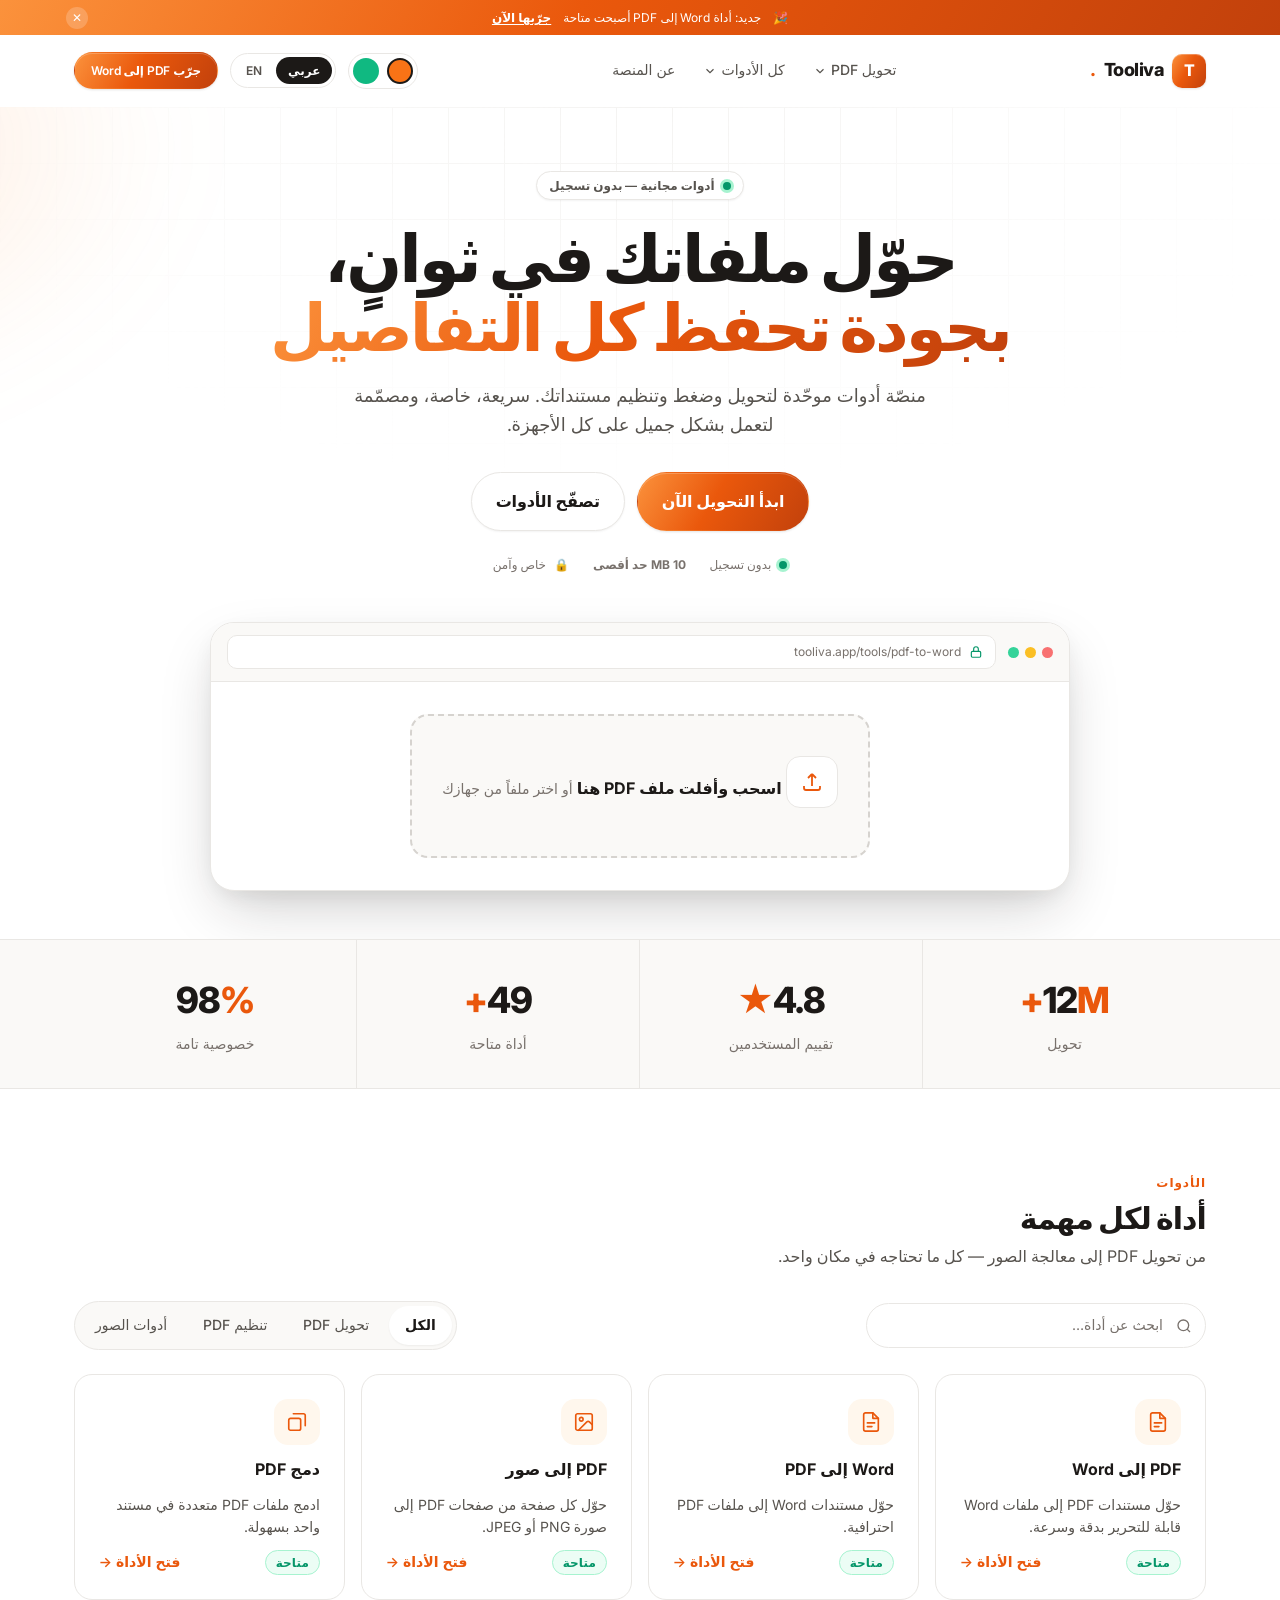
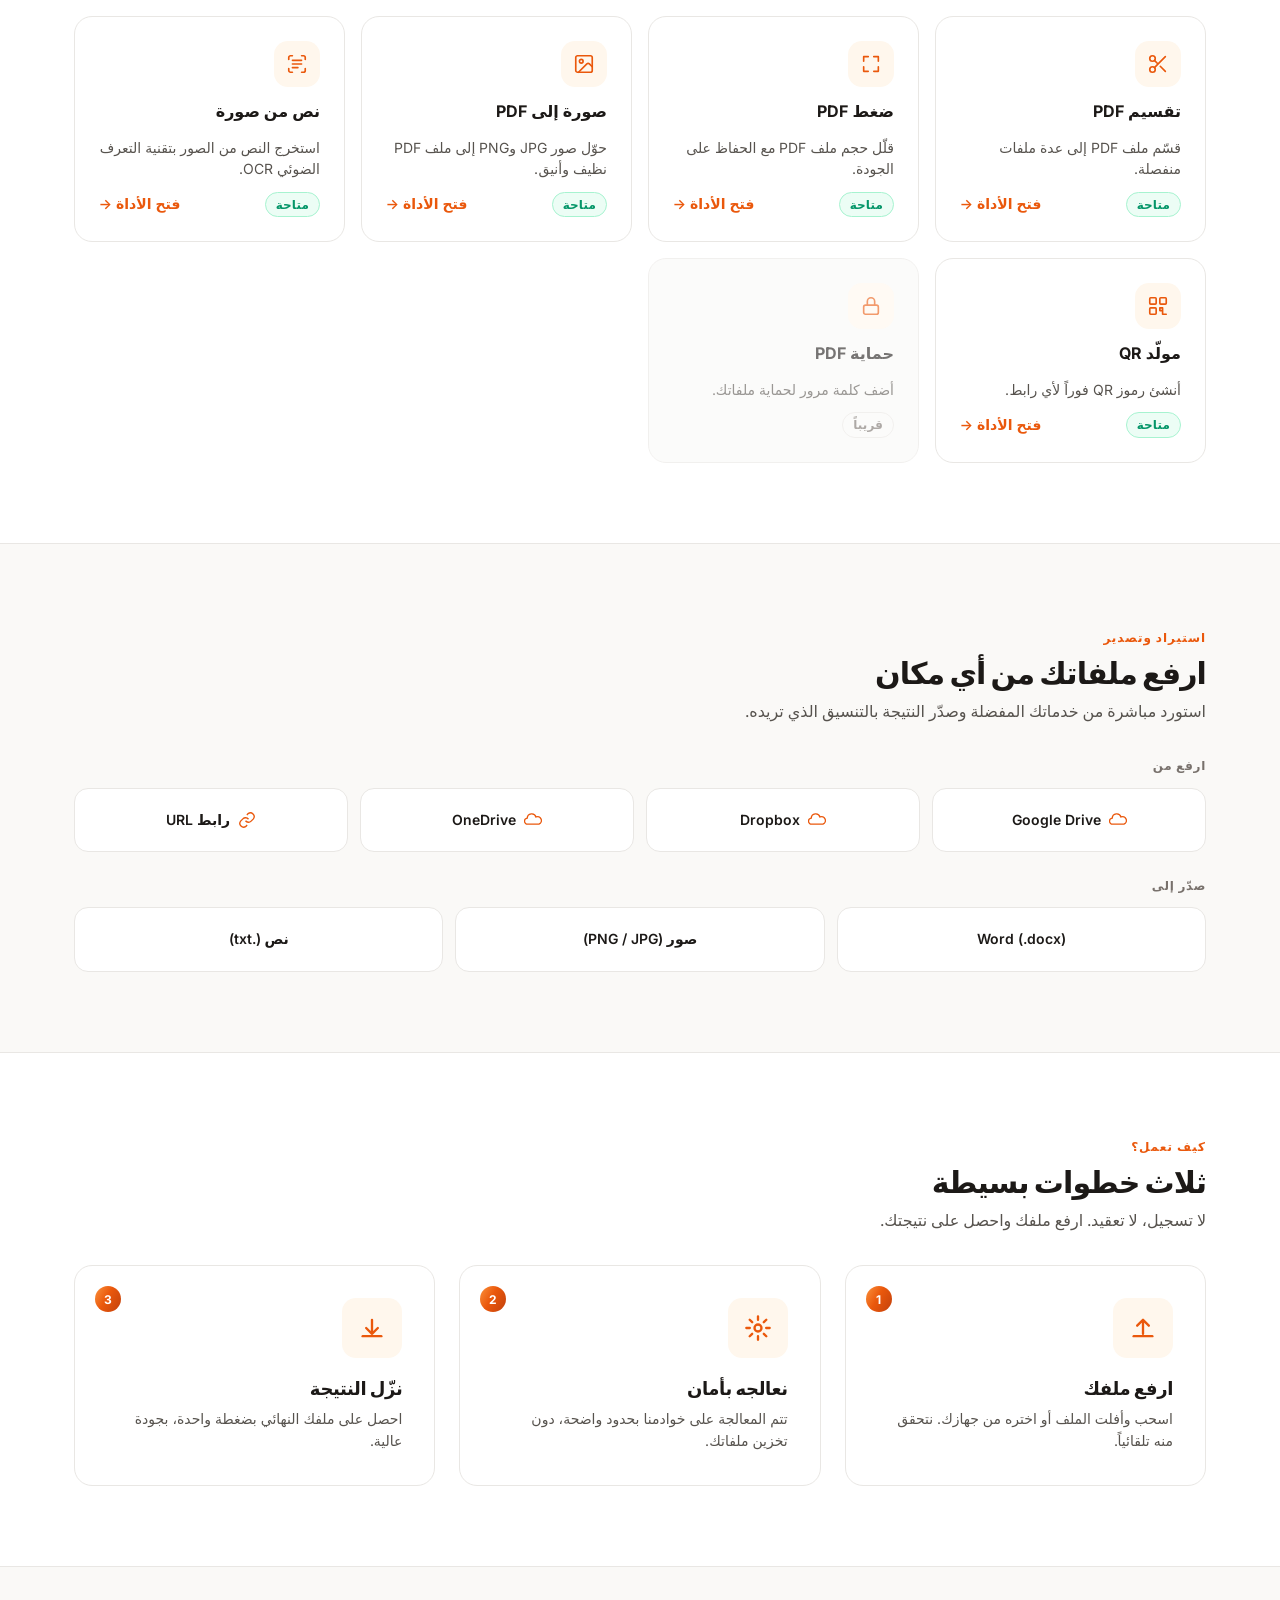
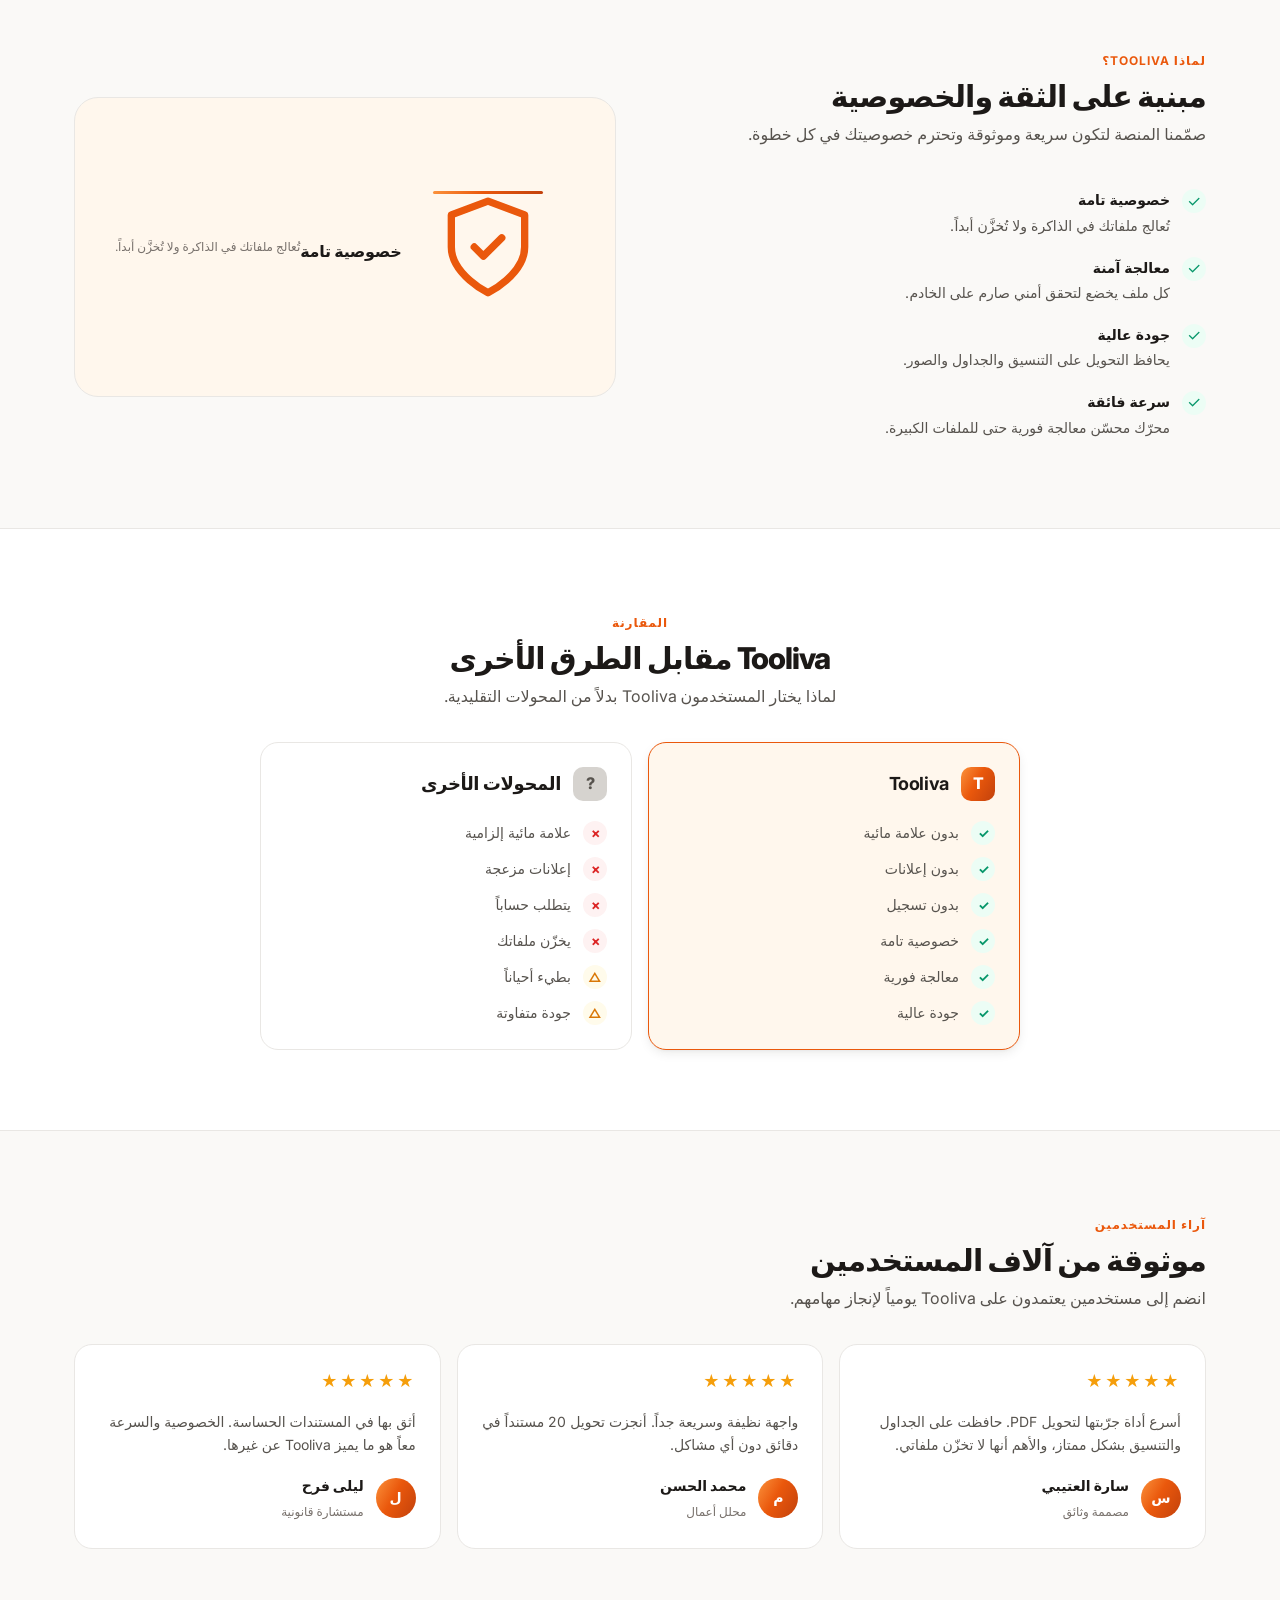
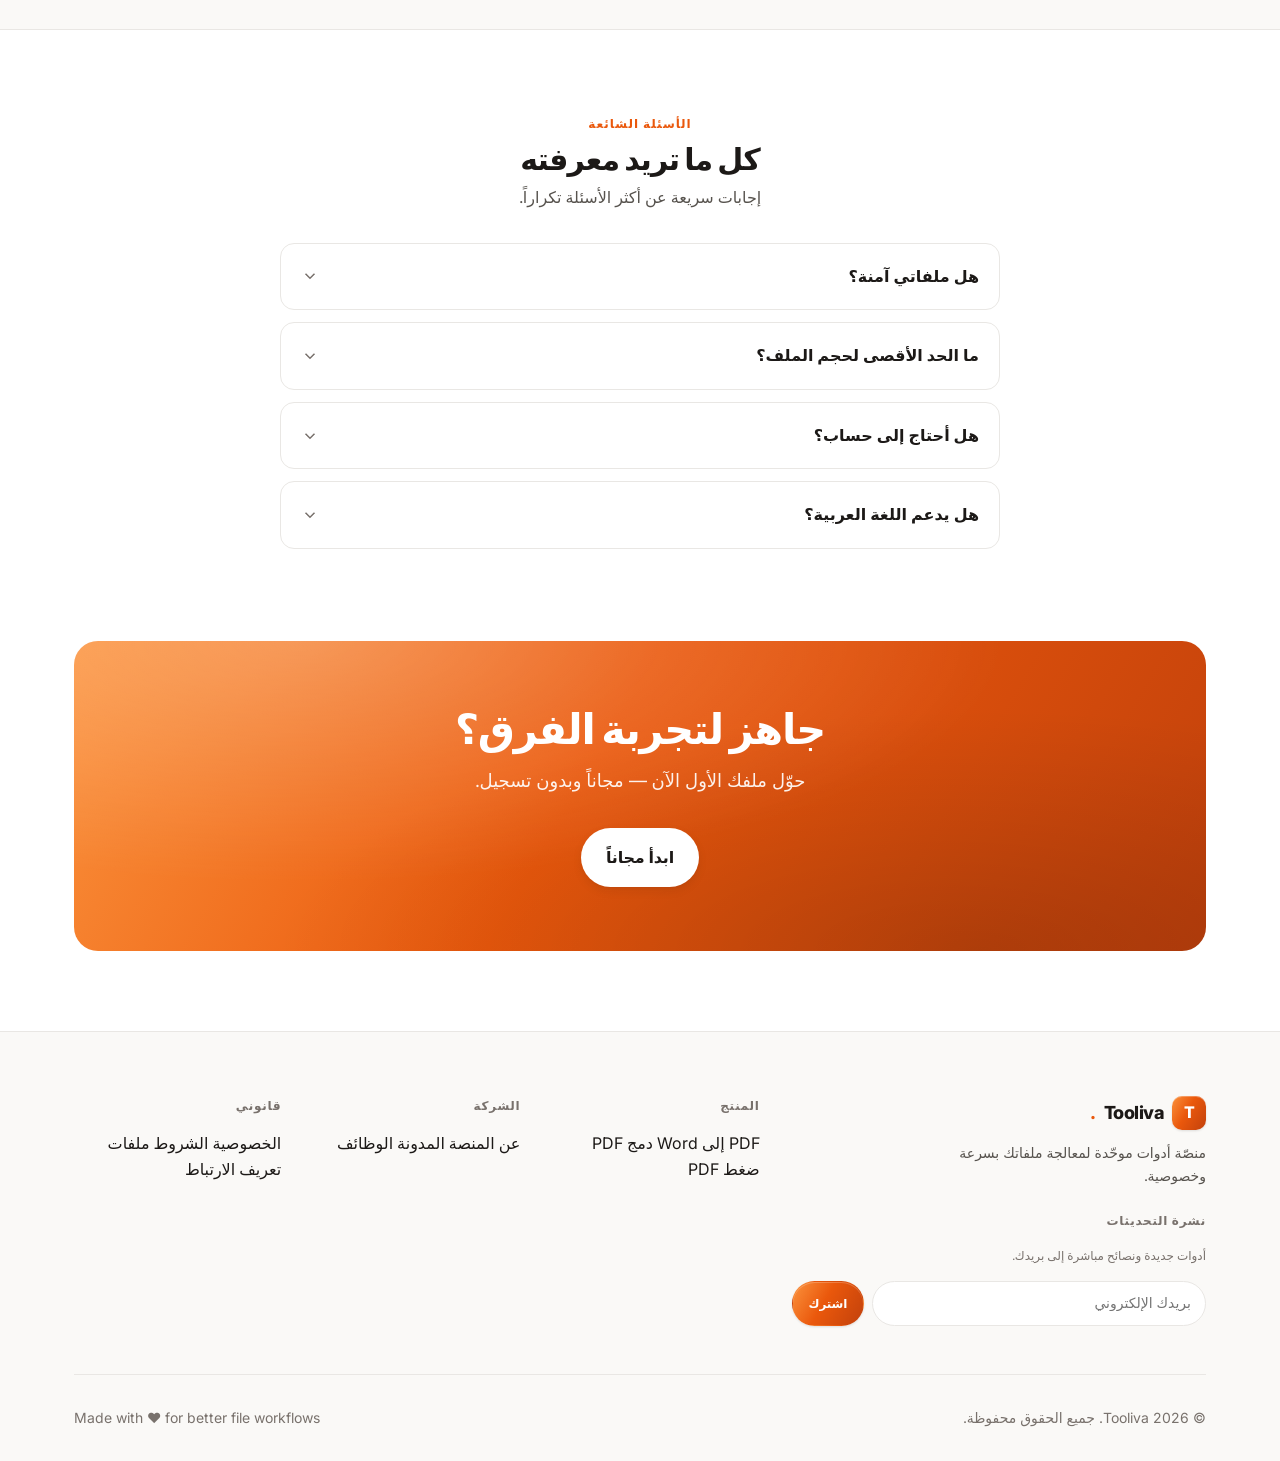
<file: test styl/index.html>
<!DOCTYPE html>
<html lang="ar" dir="rtl" data-accent="orange">
<head>
  <meta charset="UTF-8" />
  <meta name="viewport" content="width=device-width, initial-scale=1.0" />
  <title>Tooliva</title>
  <meta name="description" content="Tooliva — أدوات مجانية لملفاتك" />
  <link rel="preconnect" href="https://fonts.googleapis.com" />
  <link rel="preconnect" href="https://fonts.gstatic.com" crossorigin />
  <link href="https://fonts.googleapis.com/css2?family=Inter:wght@400;500;600;700;800&display=swap" rel="stylesheet" />
  <link rel="stylesheet" href="assets/reset.css" />
  <link rel="stylesheet" href="assets/tokens.css" />
  <link rel="stylesheet" href="assets/components.css" />
</head>
<body>
  <!-- Announcement bar -->
  <div class="announce" data-announce>
    <div class="container announce__inner">
      <span aria-hidden="true">🎉</span>
      <span data-i18n="announce.text"></span>
      <a href="tool-page.html" data-i18n="announce.link"></a>
      <button class="announce__close" type="button" data-announce-close aria-label="إغلاق الإعلان">✕</button>
    </div>
  </div>
  <!-- Scroll progress -->
  <div class="scroll-progress" data-scroll-progress aria-hidden="true"><div class="scroll-progress__bar"></div></div>

  <!-- ===================== HEADER ===================== -->
  <header class="site-header">
    <div class="container site-header__inner">
      <a href="index.html" class="logo" aria-label="Tooliva">
        <span class="logo__mark" aria-hidden="true">T</span>
        Tooliva<span class="logo__dot">.</span>
      </a>

      <nav class="nav" aria-label="التنقل الرئيسي">
        <div class="dropdown" data-dropdown>
          <button class="dropdown__trigger" aria-expanded="false" aria-haspopup="menu" data-dropdown-trigger>
            <span data-i18n="nav.convert"></span>
            <svg class="chev" width="14" height="14" viewBox="0 0 24 24" fill="none" stroke="currentColor" stroke-width="2" aria-hidden="true"><path d="m6 9 6 6 6-6"/></svg>
          </button>
          <div class="dropdown__menu" role="menu" data-dropdown-menu>
            <a class="menu-item" href="tool-page.html" role="menuitem">
              <span class="menu-item__icon" aria-hidden="true"><svg width="18" height="18" viewBox="0 0 24 24" fill="none" stroke="currentColor" stroke-width="1.8"><path d="M14 2H6a2 2 0 0 0-2 2v16a2 2 0 0 0 2 2h12a2 2 0 0 0 2-2V8z"/><path d="M14 2v6h6"/></svg></span>
              <span><span class="menu-item__title">PDF إلى Word</span><span class="menu-item__desc">حوّل مستندات PDF إلى ملفات Word قابلة للتحرير</span></span>
            </a>
            <a class="menu-item" href="#" role="menuitem">
              <span class="menu-item__icon" aria-hidden="true"><svg width="18" height="18" viewBox="0 0 24 24" fill="none" stroke="currentColor" stroke-width="1.8"><rect x="3" y="3" width="18" height="18" rx="2"/><circle cx="9" cy="9" r="2"/><path d="m21 15-3.1-3.1a2 2 0 0 0-2.8 0L6 21"/></svg></span>
              <span><span class="menu-item__title">PDF إلى صور</span><span class="menu-item__desc">حوّل كل صفحة إلى PNG أو JPEG</span></span>
            </a>
            <a class="menu-item" href="#" role="menuitem">
              <span class="menu-item__icon" aria-hidden="true"><svg width="18" height="18" viewBox="0 0 24 24" fill="none" stroke="currentColor" stroke-width="1.8"><path d="M3 7V5a2 2 0 0 1 2-2h2M17 3h2a2 2 0 0 1 2 2v2M21 17v2a2 2 0 0 1-2 2h-2M7 21H5a2 2 0 0 1-2-2v-2"/><path d="M7 8h10M7 12h10M7 16h6"/></svg></span>
              <span><span class="menu-item__title">PDF إلى نص</span><span class="menu-item__desc">استخرج النص من ملفات PDF</span></span>
            </a>
            <span class="menu-item" aria-disabled="true" role="menuitem">
              <span class="menu-item__icon" aria-hidden="true"><svg width="18" height="18" viewBox="0 0 24 24" fill="none" stroke="currentColor" stroke-width="1.8"><rect x="3" y="3" width="18" height="18" rx="2"/><path d="M8 8h8M8 12h8M8 16h5"/></svg></span>
              <span><span class="menu-item__title">PDF إلى PowerPoint</span><span class="menu-item__desc">قريباً</span></span>
            </span>
          </div>
        </div>

        <div class="dropdown" data-dropdown>
          <button class="dropdown__trigger" aria-expanded="false" aria-haspopup="menu" data-dropdown-trigger>
            <span data-i18n="nav.allTools"></span>
            <svg class="chev" width="14" height="14" viewBox="0 0 24 24" fill="none" stroke="currentColor" stroke-width="2" aria-hidden="true"><path d="m6 9 6 6 6-6"/></svg>
          </button>
          <div class="dropdown__menu dropdown__menu--wide" role="menu" data-dropdown-menu>
            <div>
              <p class="menu-group__label">تنظيم PDF</p>
              <a class="menu-item" href="#" role="menuitem"><span class="menu-item__icon" aria-hidden="true">🔗</span><span class="menu-item__title">دمج PDF</span></a>
              <a class="menu-item" href="#" role="menuitem"><span class="menu-item__icon" aria-hidden="true">✂️</span><span class="menu-item__title">تقسيم PDF</span></a>
              <a class="menu-item" href="#" role="menuitem"><span class="menu-item__icon" aria-hidden="true">🔃</span><span class="menu-item__title">تدوير PDF</span></a>
            </div>
            <div>
              <p class="menu-group__label">أدوات الصور</p>
              <a class="menu-item" href="#" role="menuitem"><span class="menu-item__icon" aria-hidden="true">🗜️</span><span class="menu-item__title">ضغط الصور</span></a>
              <a class="menu-item" href="#" role="menuitem"><span class="menu-item__icon" aria-hidden="true">🔍</span><span class="menu-item__title">نص من صورة</span></a>
              <a class="menu-item" href="#" role="menuitem"><span class="menu-item__icon" aria-hidden="true">🔳</span><span class="menu-item__title">مولّد QR</span></a>
            </div>
          </div>
        </div>

        <a class="nav__link" href="#about" data-i18n="nav.about"></a>
      </nav>

      <div class="header-actions">
        <div class="accent-switch" role="group" aria-label="اختيار اللون">
          <span class="accent-dot accent-dot--orange" data-accent="orange" aria-pressed="true" title="برتقالي"></span>
          <span class="accent-dot accent-dot--emerald" data-accent="emerald" aria-pressed="false" title="زمردي"></span>
        </div>
        <div class="lang-switch" role="group" aria-label="اللغة">
          <button class="lang-opt" type="button" data-lang="ar" aria-pressed="true">عربي</button>
          <button class="lang-opt" type="button" data-lang="en" aria-pressed="false">EN</button>
        </div>
        <a href="tool-page.html" class="btn btn--primary btn--sm" data-i18n="nav.cta"></a>
      </div>
    </div>
  </header>

  <!-- ===================== HERO ===================== -->
  <section class="hero">
    <div class="hero__bg" aria-hidden="true">
      <div class="hero__glow"></div>
      <div class="hero__grid"></div>
    </div>
    <div class="container">
      <span class="badge-pill"><span class="badge-pill__dot" aria-hidden="true"></span><span data-i18n="hero.badge"></span></span>
      <h1 class="hero__title">
        <span data-i18n="hero.title1"></span><br />
        <span class="gradient-text" data-i18n="hero.title2"></span>
      </h1>
      <p class="hero__subtitle" data-i18n="hero.sub"></p>
      <div class="hero__actions">
        <a href="tool-page.html" class="btn btn--primary btn--lg" data-i18n="hero.ctaPrimary"></a>
        <a href="#tools" class="btn btn--secondary btn--lg" data-i18n="hero.ctaSecondary"></a>
      </div>
      <ul class="hero__meta">
        <li><span class="badge-pill__dot" aria-hidden="true"></span><span data-i18n="hero.meta1"></span></li>
        <li><strong data-i18n="hero.meta2"></strong></li>
        <li>🔒 <span data-i18n="hero.meta3"></span></li>
      </ul>

      <!-- Product mockup -->
      <div class="hero__mockwrap">
        <div class="browser" aria-hidden="true">
          <div class="browser__bar">
            <div class="browser__dots"><span></span><span></span><span></span></div>
            <div class="browser__url">
              <svg width="14" height="14" viewBox="0 0 24 24" fill="none" stroke="currentColor" stroke-width="2"><rect x="4" y="11" width="16" height="10" rx="2"/><path d="M8 11V7a4 4 0 0 1 8 0v4"/></svg>
              <span>tooliva.app/tools/pdf-to-word</span>
            </div>
          </div>
          <div class="browser__body">
            <div class="mock" id="mock" data-state="drop">
              <div class="mock-drop">
                <span class="mock-drop__icon" aria-hidden="true">
                  <svg width="24" height="24" viewBox="0 0 24 24" fill="none" stroke="currentColor" stroke-width="1.8"><path d="M12 16V4M12 4 8 8M12 4l4 4M4 16v2a2 2 0 0 0 2 2h12a2 2 0 0 0 2-2v-2"/></svg>
                </span>
                <span class="mock-drop__title" data-i18n="mock.dropTitle"></span>
                <span class="mock-drop__hint" data-i18n="mock.dropHint"></span>
              </div>
              <div class="mock-file">
                <span class="mock-file__icon" aria-hidden="true">PDF</span>
                <span>
                  <span class="mock-file__name" data-i18n="mock.fileName"></span>
                  <span class="mock-file__meta" data-i18n="mock.fileMeta"></span>
                </span>
              </div>
              <div class="mock-progress">
                <div class="mock-progress__row">
                  <span class="mock-progress__spinner" aria-hidden="true"></span>
                  <span class="mock-progress__label" data-i18n="mock.progress"></span>
                </div>
                <div class="progress" aria-hidden="true"><div class="progress__bar"></div></div>
              </div>
              <div class="mock-success">
                <span class="mock-success__icon" aria-hidden="true">✓</span>
                <span>
                  <span class="mock-success__title" data-i18n="mock.successTitle"></span>
                  <span class="mock-success__body" data-i18n="mock.successBody"></span>
                </span>
                <span class="mock-success__download" data-i18n="mock.download"></span>
              </div>
            </div>
          </div>
        </div>
      </div>
    </div>
  </section>

  <!-- ===================== STATS ===================== -->
  <section class="stats" aria-label="إحصاءات">
    <div class="container stats__inner">
      <div class="stat">
        <div class="stat__value"><span data-count="12">0</span><span class="suffix">M+</span></div>
        <div class="stat__label" data-i18n="stats.1"></div>
      </div>
      <div class="stat">
        <div class="stat__value"><span data-count="4.9" data-decimals="1">0</span><span class="suffix">★</span></div>
        <div class="stat__label" data-i18n="stats.2"></div>
      </div>
      <div class="stat">
        <div class="stat__value"><span data-count="50">0</span><span class="suffix">+</span></div>
        <div class="stat__label" data-i18n="stats.3"></div>
      </div>
      <div class="stat">
        <div class="stat__value"><span data-count="100">0</span><span class="suffix">%</span></div>
        <div class="stat__label" data-i18n="stats.4"></div>
      </div>
    </div>
  </section>

  <!-- ===================== TOOLS ===================== -->
  <section class="section" id="tools">
    <div class="container">
      <div class="section__head">
        <div>
          <span class="section__eyebrow" data-i18n="tools.eyebrow"></span>
          <h2 class="section__title" data-i18n="tools.title"></h2>
          <p class="section__desc" data-i18n="tools.desc"></p>
        </div>
      </div>

      <div class="tools-toolbar">
        <div class="search">
          <svg width="16" height="16" viewBox="0 0 24 24" fill="none" stroke="currentColor" stroke-width="2" aria-hidden="true"><circle cx="11" cy="11" r="8"/><path d="m21 21-4.3-4.3"/></svg>
          <input type="search" data-search data-i18n-placeholder="tools.search" placeholder="" aria-label="بحث" />
        </div>
        <div class="tabs" id="tool-tabs" role="tablist" aria-label="تصنيفات الأدوات"></div>
      </div>

      <div class="tool-grid" id="tool-grid"></div>
    </div>
  </section>

  <!-- ===================== IMPORT / EXPORT ===================== -->
  <section class="section section--alt">
    <div class="container">
      <div class="section__head">
        <div>
          <span class="section__eyebrow" data-i18n="import.eyebrow"></span>
          <h2 class="section__title" data-i18n="import.title"></h2>
          <p class="section__desc" data-i18n="import.desc"></p>
        </div>
      </div>
      <div class="import-block">
        <p class="import-block__label" data-i18n="import.from"></p>
        <div class="import-grid">
          <div class="import-card"><svg width="18" height="18" viewBox="0 0 24 24" fill="none" stroke="currentColor" stroke-width="1.8" aria-hidden="true"><path d="M20 17.5A4.5 4.5 0 0 0 16 8a6 6 0 0 0-11.7 1.5A3.5 3.5 0 0 0 5 17.5z"/></svg> Google Drive</div>
          <div class="import-card"><svg width="18" height="18" viewBox="0 0 24 24" fill="none" stroke="currentColor" stroke-width="1.8" aria-hidden="true"><path d="M20 17.5A4.5 4.5 0 0 0 16 8a6 6 0 0 0-11.7 1.5A3.5 3.5 0 0 0 5 17.5z"/></svg> Dropbox</div>
          <div class="import-card"><svg width="18" height="18" viewBox="0 0 24 24" fill="none" stroke="currentColor" stroke-width="1.8" aria-hidden="true"><path d="M20 17.5A4.5 4.5 0 0 0 16 8a6 6 0 0 0-11.7 1.5A3.5 3.5 0 0 0 5 17.5z"/></svg> OneDrive</div>
          <div class="import-card"><svg width="18" height="18" viewBox="0 0 24 24" fill="none" stroke="currentColor" stroke-width="1.8" aria-hidden="true"><path d="M10 13a5 5 0 0 0 7.5.5l3-3a5 5 0 0 0-7-7l-1.7 1.7"/><path d="M14 11a5 5 0 0 0-7.5-.5l-3 3a5 5 0 0 0 7 7l1.7-1.7"/></svg> رابط URL</div>
        </div>
      </div>
      <div class="import-block">
        <p class="import-block__label" data-i18n="import.to"></p>
        <div class="import-grid">
          <div class="import-card">Word (.docx)</div>
          <div class="import-card">صور (PNG / JPG)</div>
          <div class="import-card">نص (.txt)</div>
        </div>
      </div>
    </div>
  </section>

  <!-- ===================== HOW IT WORKS ===================== -->
  <section class="section">
    <div class="container">
      <div class="section__head">
        <div>
          <span class="section__eyebrow" data-i18n="steps.eyebrow"></span>
          <h2 class="section__title" data-i18n="steps.title"></h2>
          <p class="section__desc" data-i18n="steps.desc"></p>
        </div>
      </div>
      <div class="steps">
        <div class="step">
          <span class="step__badge" aria-hidden="true">1</span>
          <div class="anim-icon anim-icon--up" aria-hidden="true">
            <svg width="28" height="28" viewBox="0 0 24 24" fill="none" stroke="currentColor" stroke-width="2" stroke-linecap="round" stroke-linejoin="round"><g class="mover"><path d="M12 17V5M12 5l-5 5M12 5l5 5"/></g><path d="M4 19h16"/></svg>
          </div>
          <h3 class="step__title" data-i18n="step.1t"></h3>
          <p class="step__desc" data-i18n="step.1d"></p>
        </div>
        <div class="step">
          <span class="step__badge" aria-hidden="true">2</span>
          <div class="anim-icon anim-icon--spin" aria-hidden="true">
            <svg width="28" height="28" viewBox="0 0 24 24" fill="none" stroke="currentColor" stroke-width="2" stroke-linecap="round"><g class="mover"><circle cx="12" cy="12" r="3"/><path d="M12 2v3M12 19v3M2 12h3M19 12h3M4.9 4.9l2.1 2.1M17 17l2.1 2.1M19.1 4.9 17 7M7 17l-2.1 2.1"/></g></svg>
          </div>
          <h3 class="step__title" data-i18n="step.2t"></h3>
          <p class="step__desc" data-i18n="step.2d"></p>
        </div>
        <div class="step">
          <span class="step__badge" aria-hidden="true">3</span>
          <div class="anim-icon anim-icon--down" aria-hidden="true">
            <svg width="28" height="28" viewBox="0 0 24 24" fill="none" stroke="currentColor" stroke-width="2" stroke-linecap="round" stroke-linejoin="round"><g class="mover"><path d="M12 5v12M12 17l5-5M12 17l-5-5"/></g><path d="M4 19h16"/></svg>
          </div>
          <h3 class="step__title" data-i18n="step.3t"></h3>
          <p class="step__desc" data-i18n="step.3d"></p>
        </div>
      </div>
    </div>
  </section>

  <!-- ===================== WHY ===================== -->
  <section class="section section--alt" id="about">
    <div class="container">
      <div class="feature">
        <div>
          <span class="section__eyebrow" data-i18n="why.eyebrow"></span>
          <h2 class="section__title" data-i18n="why.title"></h2>
          <p class="section__desc" data-i18n="why.desc"></p>
          <div style="margin-block-start: var(--s-8);">
            <div class="feature__check">
              <span class="feature__check-icon" aria-hidden="true">✓</span>
              <span><span class="feature__check-title" data-i18n="why.f1t"></span><br /><span class="feature__check-desc" data-i18n="why.f1d"></span></span>
            </div>
            <div class="feature__check">
              <span class="feature__check-icon" aria-hidden="true">✓</span>
              <span><span class="feature__check-title" data-i18n="why.f2t"></span><br /><span class="feature__check-desc" data-i18n="why.f2d"></span></span>
            </div>
            <div class="feature__check">
              <span class="feature__check-icon" aria-hidden="true">✓</span>
              <span><span class="feature__check-title" data-i18n="why.f3t"></span><br /><span class="feature__check-desc" data-i18n="why.f3d"></span></span>
            </div>
            <div class="feature__check">
              <span class="feature__check-icon" aria-hidden="true">✓</span>
              <span><span class="feature__check-title" data-i18n="why.f4t"></span><br /><span class="feature__check-desc" data-i18n="why.f4d"></span></span>
            </div>
          </div>
        </div>
        <div class="feature__visual" aria-hidden="true">
          <div class="shield-visual">
            <svg viewBox="0 0 24 24" fill="none" stroke="currentColor" stroke-width="1.6" stroke-linecap="round" stroke-linejoin="round"><path d="M12 22s8-4 8-10V5l-8-3-8 3v7c0 6 8 10 8 10z"/><path d="M9 12l2 2 4-4"/></svg>
          </div>
          <h3 style="font-size: var(--text-base); font-weight: 700; margin-block: var(--s-4) var(--s-2);" data-i18n="why.f1t"></h3>
          <p style="font-size: var(--text-xs); color: var(--text-3); line-height: 1.5;" data-i18n="why.f1d"></p>
        </div>
      </div>
    </div>
  </section>

  <!-- ===================== COMPARISON ===================== -->
  <section class="section">
    <div class="container">
      <div class="section__head" style="justify-content: center; text-align: center;">
        <div style="margin-inline: auto;">
          <span class="section__eyebrow" data-i18n="compare.eyebrow"></span>
          <h2 class="section__title" data-i18n="compare.title"></h2>
          <p class="section__desc" data-i18n="compare.desc" style="margin-inline: auto;"></p>
        </div>
      </div>
      <div class="compare">
        <div class="compare__col compare__col--ours">
          <div class="compare__head">
            <span class="compare__logo" aria-hidden="true">T</span>
            <h3 data-i18n="compare.ours"></h3>
          </div>
          <ul>
            <li><span class="cmp-icon cmp-icon--yes" aria-hidden="true">✓</span><span data-i18n="cmp.o1"></span></li>
            <li><span class="cmp-icon cmp-icon--yes" aria-hidden="true">✓</span><span data-i18n="cmp.o2"></span></li>
            <li><span class="cmp-icon cmp-icon--yes" aria-hidden="true">✓</span><span data-i18n="cmp.o3"></span></li>
            <li><span class="cmp-icon cmp-icon--yes" aria-hidden="true">✓</span><span data-i18n="cmp.o4"></span></li>
            <li><span class="cmp-icon cmp-icon--yes" aria-hidden="true">✓</span><span data-i18n="cmp.o5"></span></li>
            <li><span class="cmp-icon cmp-icon--yes" aria-hidden="true">✓</span><span data-i18n="cmp.o6"></span></li>
          </ul>
        </div>
        <div class="compare__col">
          <div class="compare__head">
            <span class="compare__logo" style="background: var(--gray-300); color: var(--gray-600);" aria-hidden="true">?</span>
            <h3 data-i18n="compare.theirs"></h3>
          </div>
          <ul>
            <li><span class="cmp-icon cmp-icon--no" aria-hidden="true">✗</span><span data-i18n="cmp.t1"></span></li>
            <li><span class="cmp-icon cmp-icon--no" aria-hidden="true">✗</span><span data-i18n="cmp.t2"></span></li>
            <li><span class="cmp-icon cmp-icon--no" aria-hidden="true">✗</span><span data-i18n="cmp.t3"></span></li>
            <li><span class="cmp-icon cmp-icon--no" aria-hidden="true">✗</span><span data-i18n="cmp.t4"></span></li>
            <li><span class="cmp-icon cmp-icon--meh" aria-hidden="true">△</span><span data-i18n="cmp.t5"></span></li>
            <li><span class="cmp-icon cmp-icon--meh" aria-hidden="true">△</span><span data-i18n="cmp.t6"></span></li>
          </ul>
        </div>
      </div>
    </div>
  </section>

  <!-- ===================== TESTIMONIALS ===================== -->
  <section class="section section--alt">
    <div class="container">
      <div class="section__head">
        <div>
          <span class="section__eyebrow" data-i18n="testi.eyebrow"></span>
          <h2 class="section__title" data-i18n="testi.title"></h2>
          <p class="section__desc" data-i18n="testi.desc"></p>
        </div>
      </div>
      <div class="testi-grid">
        <div class="testi">
          <div class="testi__stars" aria-label="5 نجوم">★★★★★</div>
          <p class="testi__text" data-i18n="t1.text"></p>
          <div class="testi__author">
            <span class="testi__avatar" aria-hidden="true">س</span>
            <span><span class="testi__name" data-i18n="t1.name"></span><br /><span class="testi__role" data-i18n="t1.role"></span></span>
          </div>
        </div>
        <div class="testi">
          <div class="testi__stars" aria-label="5 نجوم">★★★★★</div>
          <p class="testi__text" data-i18n="t2.text"></p>
          <div class="testi__author">
            <span class="testi__avatar" aria-hidden="true">م</span>
            <span><span class="testi__name" data-i18n="t2.name"></span><br /><span class="testi__role" data-i18n="t2.role"></span></span>
          </div>
        </div>
        <div class="testi">
          <div class="testi__stars" aria-label="5 نجوم">★★★★★</div>
          <p class="testi__text" data-i18n="t3.text"></p>
          <div class="testi__author">
            <span class="testi__avatar" aria-hidden="true">ل</span>
            <span><span class="testi__name" data-i18n="t3.name"></span><br /><span class="testi__role" data-i18n="t3.role"></span></span>
          </div>
        </div>
      </div>
    </div>
  </section>

  <!-- ===================== FAQ ===================== -->
  <section class="section">
    <div class="container">
      <div class="section__head" style="justify-content: center; text-align: center;">
        <div style="margin-inline: auto;">
          <span class="section__eyebrow" data-i18n="faq.eyebrow"></span>
          <h2 class="section__title" data-i18n="faq.title"></h2>
          <p class="section__desc" data-i18n="faq.desc" style="margin-inline: auto;"></p>
        </div>
      </div>
      <div class="faq">
        <div class="faq__item" data-open="false">
          <button class="faq__q" aria-expanded="false">
            <span data-i18n="q1"></span>
            <svg class="chev" width="18" height="18" viewBox="0 0 24 24" fill="none" stroke="currentColor" stroke-width="2" aria-hidden="true"><path d="m6 9 6 6 6-6"/></svg>
          </button>
          <div class="faq__a"><div class="faq__a-inner" data-i18n="a1"></div></div>
        </div>
        <div class="faq__item" data-open="false">
          <button class="faq__q" aria-expanded="false">
            <span data-i18n="q2"></span>
            <svg class="chev" width="18" height="18" viewBox="0 0 24 24" fill="none" stroke="currentColor" stroke-width="2" aria-hidden="true"><path d="m6 9 6 6 6-6"/></svg>
          </button>
          <div class="faq__a"><div class="faq__a-inner" data-i18n="a2"></div></div>
        </div>
        <div class="faq__item" data-open="false">
          <button class="faq__q" aria-expanded="false">
            <span data-i18n="q3"></span>
            <svg class="chev" width="18" height="18" viewBox="0 0 24 24" fill="none" stroke="currentColor" stroke-width="2" aria-hidden="true"><path d="m6 9 6 6 6-6"/></svg>
          </button>
          <div class="faq__a"><div class="faq__a-inner" data-i18n="a3"></div></div>
        </div>
        <div class="faq__item" data-open="false">
          <button class="faq__q" aria-expanded="false">
            <span data-i18n="q4"></span>
            <svg class="chev" width="18" height="18" viewBox="0 0 24 24" fill="none" stroke="currentColor" stroke-width="2" aria-hidden="true"><path d="m6 9 6 6 6-6"/></svg>
          </button>
          <div class="faq__a"><div class="faq__a-inner" data-i18n="a4"></div></div>
        </div>
      </div>
    </div>
  </section>

  <!-- ===================== CTA BAND ===================== -->
  <section class="section" style="padding-block-start: 0;">
    <div class="container">
      <div class="cta-band">
        <h2 class="cta-band__title" data-i18n="cta.title"></h2>
        <p class="cta-band__desc" data-i18n="cta.desc"></p>
        <a href="tool-page.html" class="btn btn--white btn--lg" data-i18n="cta.btn"></a>
      </div>
    </div>
  </section>

  <!-- ===================== FOOTER ===================== -->
  <footer class="site-footer">
    <div class="container">
      <div class="site-footer__grid">
        <div>
          <a href="index.html" class="logo">
            <span class="logo__mark" aria-hidden="true">T</span>
            Tooliva<span class="logo__dot">.</span>
          </a>
          <p class="footer-brand" data-i18n="footer.tagline"></p>
          <p class="footer-col__title" style="margin-block-start: var(--s-6);" data-i18n="footer.newsletter"></p>
          <p style="font-size: var(--text-xs); color: var(--text-3);" data-i18n="footer.newsDesc"></p>
          <form class="newsletter" onsubmit="return false;">
            <input type="email" data-news-input data-i18n-placeholder="footer.newsPlaceholder" placeholder="" aria-label="البريد الإلكتروني" />
            <button class="btn btn--primary btn--sm" type="button" data-news-btn data-i18n="footer.newsBtn"></button>
          </form>
        </div>
        <div>
          <p class="footer-col__title" data-i18n="footer.product"></p>
          <a href="tool-page.html" data-i18n="footer.f1"></a>
          <a href="#" data-i18n="footer.f2"></a>
          <a href="#" data-i18n="footer.f3"></a>
        </div>
        <div>
          <p class="footer-col__title" data-i18n="footer.company"></p>
          <a href="#about" data-i18n="footer.c1"></a>
          <a href="#" data-i18n="footer.c2"></a>
          <a href="#" data-i18n="footer.c3"></a>
        </div>
        <div>
          <p class="footer-col__title" data-i18n="footer.legal"></p>
          <a href="#" data-i18n="footer.l1"></a>
          <a href="#" data-i18n="footer.l2"></a>
          <a href="#" data-i18n="footer.l3"></a>
        </div>
      </div>
      <div class="site-footer__bottom">
        <span data-i18n="footer.rights"></span>
        <span>Made with ♥ for better file workflows</span>
      </div>
    </div>
  </footer>

  <!-- Back to top -->
  <button class="to-top" type="button" data-to-top aria-label="العودة للأعلى">
    <svg width="18" height="18" viewBox="0 0 24 24" fill="none" stroke="currentColor" stroke-width="2" aria-hidden="true"><path d="m18 15-6-6-6 6"/></svg>
  </button>

  <script src="assets/i18n/ar.js"></script>
  <script src="assets/i18n/en.js"></script>
  <script src="assets/app.js"></script>
</body>
</html>
</file>
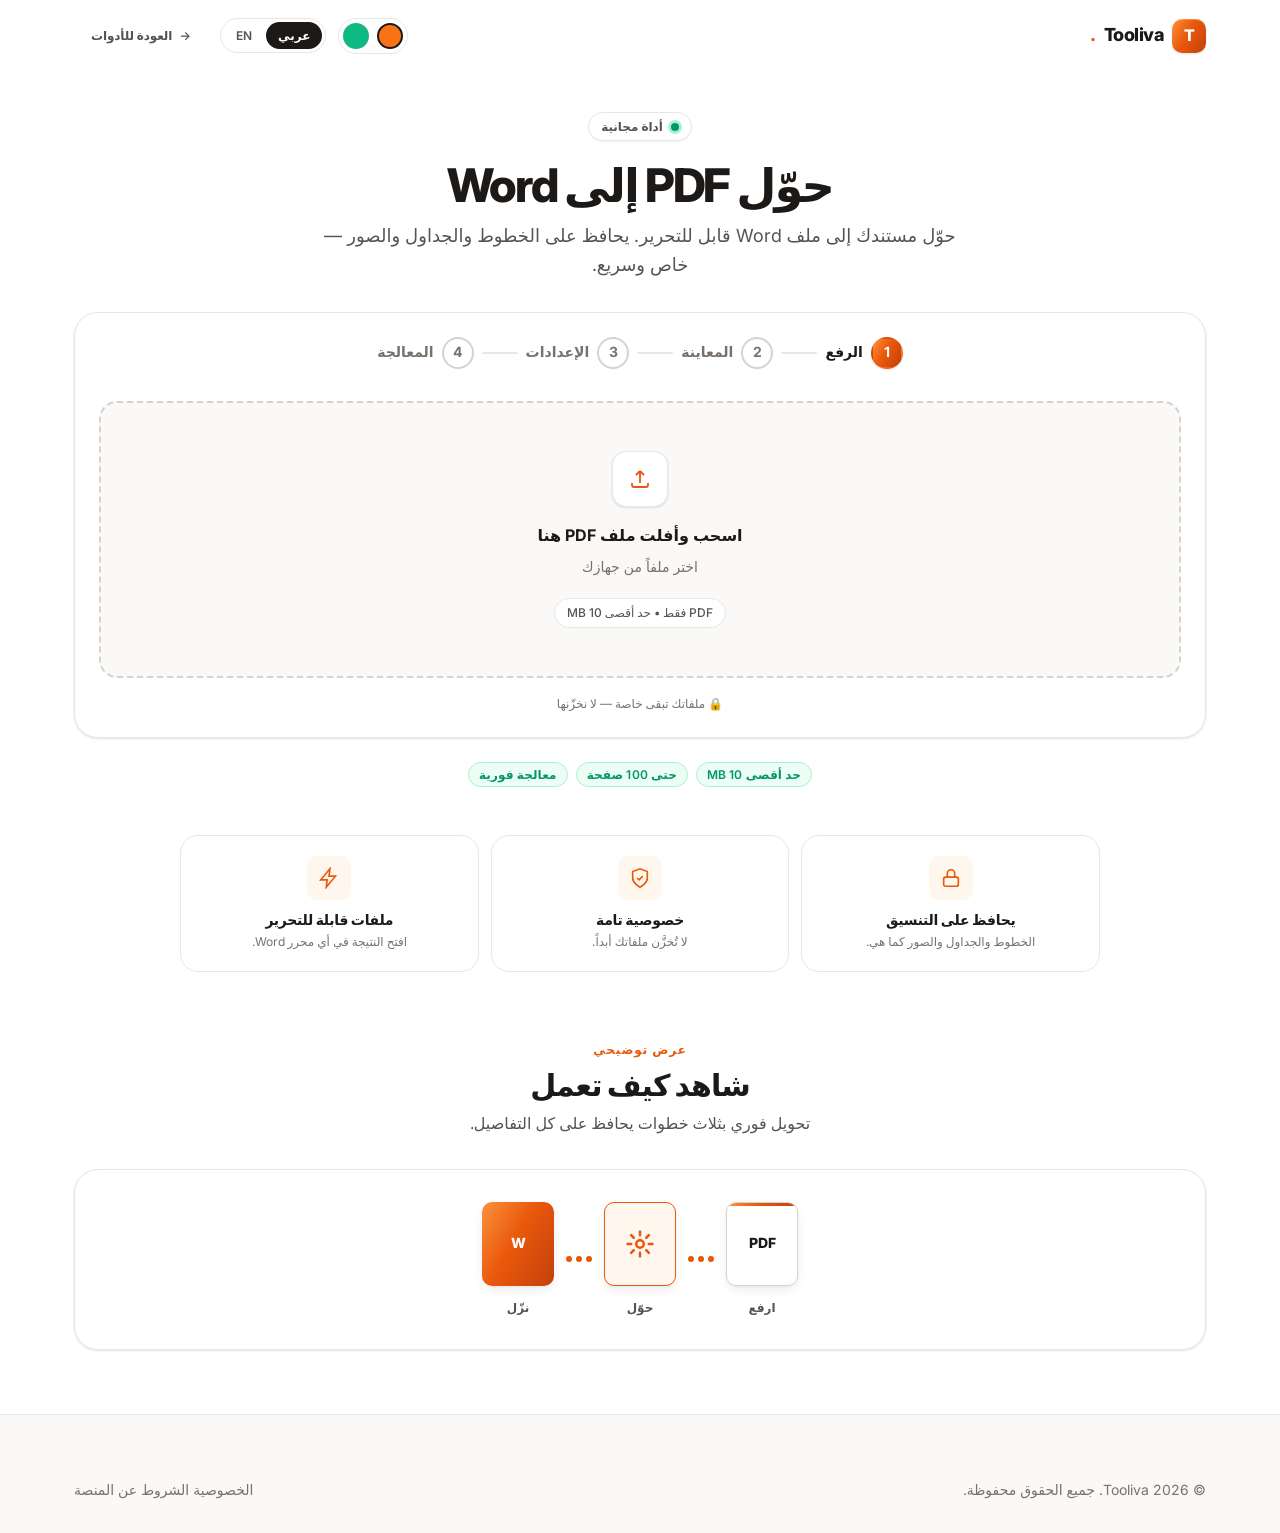
<file: test styl/tool-page.html>
<!DOCTYPE html>
<html lang="ar" dir="rtl" data-accent="orange">
<head>
  <meta charset="UTF-8" />
  <meta name="viewport" content="width=device-width, initial-scale=1.0" />
  <title>Tooliva</title>
  <meta name="description" content="حوّل PDF إلى Word — Tooliva" />
  <link rel="preconnect" href="https://fonts.googleapis.com" />
  <link rel="preconnect" href="https://fonts.gstatic.com" crossorigin />
  <link href="https://fonts.googleapis.com/css2?family=Inter:wght@400;500;600;700;800&display=swap" rel="stylesheet" />
  <link rel="stylesheet" href="assets/reset.css" />
  <link rel="stylesheet" href="assets/tokens.css" />
  <link rel="stylesheet" href="assets/components.css" />
</head>
<body>
  <!-- ===================== HEADER ===================== -->
  <header class="site-header">
    <div class="container site-header__inner">
      <a href="index.html" class="logo" aria-label="Tooliva">
        <span class="logo__mark" aria-hidden="true">T</span>
        Tooliva<span class="logo__dot">.</span>
      </a>
      <div class="header-actions">
        <div class="accent-switch" role="group" aria-label="اختيار اللون">
          <span class="accent-dot accent-dot--orange" data-accent="orange" aria-pressed="true" title="برتقالي"></span>
          <span class="accent-dot accent-dot--emerald" data-accent="emerald" aria-pressed="false" title="زمردي"></span>
        </div>
        <div class="lang-switch" role="group" aria-label="اللغة">
          <button class="lang-opt" type="button" data-lang="ar" aria-pressed="true">عربي</button>
          <button class="lang-opt" type="button" data-lang="en" aria-pressed="false">EN</button>
        </div>
        <a href="index.html" class="btn btn--ghost btn--sm"><span class="dir-flip" aria-hidden="true">←</span> <span data-i18n="tool.back"></span></a>
      </div>
    </div>
  </header>

  <!-- ===================== MAIN ===================== -->
  <main class="container" style="padding-block: var(--s-10) var(--s-16);">
    <!-- Tool hero -->
    <header style="margin-block-end: var(--s-8); text-align: center;">
      <span class="badge-pill"><span class="badge-pill__dot" aria-hidden="true"></span><span data-i18n="tool.badge"></span></span>
      <h1 class="hero__title" style="font-size: clamp(2rem, 5vw, 2.9rem); margin-block-start: var(--s-5);" data-i18n="tool.title"></h1>
      <p class="hero__subtitle" style="margin-block-start: var(--s-3); max-width: 640px; margin-inline: auto;" data-i18n="tool.sub"></p>
    </header>

    <!-- ===================== WIZARD ===================== -->
    <section class="card" style="max-width: 1180px; margin-inline: auto;">
      <div class="card__body">
        <!-- Stepper (4 steps) -->
        <div class="stepper" role="list" aria-label="خطوات العملية">
          <div class="stepper__step is-active" data-step="1" role="listitem">
            <span class="stepper__circle">1</span><span class="stepper__label" data-i18n="wiz.step1"></span>
          </div>
          <span class="stepper__sep" data-sep="1" aria-hidden="true"></span>
          <div class="stepper__step" data-step="2" role="listitem">
            <span class="stepper__circle">2</span><span class="stepper__label" data-i18n="wiz.step2"></span>
          </div>
          <span class="stepper__sep" data-sep="2" aria-hidden="true"></span>
          <div class="stepper__step" data-step="3" role="listitem">
            <span class="stepper__circle">3</span><span class="stepper__label" data-i18n="wiz.step3"></span>
          </div>
          <span class="stepper__sep" data-sep="3" aria-hidden="true"></span>
          <div class="stepper__step" data-step="4" role="listitem">
            <span class="stepper__circle">4</span><span class="stepper__label" data-i18n="wiz.step4"></span>
          </div>
        </div>

        <!-- STEP: upload -->
        <div id="wz-upload">
          <div class="dropzone" role="button" tabindex="0" aria-label="اختر ملف PDF للرفع" data-dropzone data-dragover="false">
            <span class="dropzone__icon" aria-hidden="true">
              <svg width="24" height="24" viewBox="0 0 24 24" fill="none" stroke="currentColor" stroke-width="1.8"><path d="M12 16V4M12 4 8 8M12 4l4 4M4 16v2a2 2 0 0 0 2 2h12a2 2 0 0 0 2-2v-2"/></svg>
            </span>
            <span class="dropzone__title" data-i18n="drop.title"></span>
            <span class="dropzone__hint"><span data-i18n="drop.hint"></span></span>
            <span class="dropzone__limits" data-i18n="drop.limits"></span>
            <input type="file" class="sr-only" id="file-input" accept=".pdf,application/pdf" data-file-input />
          </div>
          <p class="text-center" style="margin-block-start: var(--s-4); font-size: var(--text-xs); color: var(--text-3);">
            <span aria-hidden="true">🔒</span> <span data-i18n="drop.note"></span>
          </p>
        </div>

        <!-- STEP: quick check -->
        <div id="wz-check" class="hidden">
          <h3 class="text-center" style="font-size: var(--text-xl); font-weight: 800;" data-i18n="check.title"></h3>
          <p class="text-center" style="color: var(--text-3); font-size: var(--text-sm); margin-block-start: var(--s-2);" data-i18n="check.desc"></p>
          <div class="check-list mt-6">
            <div class="check-item"><span class="check-item__icon" aria-hidden="true">✓</span><span class="check-item__label" data-i18n="check.size"></span><span class="check-item__value" data-check-size></span></div>
            <div class="check-item"><span class="check-item__icon" aria-hidden="true">✓</span><span class="check-item__label" data-i18n="check.type"></span></div>
            <div class="check-item"><span class="check-item__icon" aria-hidden="true">✓</span><span class="check-item__label" data-i18n="check.name"></span></div>
            <div class="check-item"><span class="check-item__icon" aria-hidden="true">✓</span><span class="check-item__label" data-i18n="check.signature"></span></div>
            <div class="check-item"><span class="check-item__icon" aria-hidden="true">✓</span><span class="check-item__label" data-i18n="check.done"></span></div>
          </div>
          <div class="check-done"><span aria-hidden="true">✓</span> <span data-i18n="check.continue"></span></div>
        </div>

        <!-- STEP: preview (studio) -->
        <div id="wz-preview" class="hidden">
          <div class="studio">
            <aside class="studio__rail" aria-label="صفحات المستند">
              <div class="rail__head">
                <span data-i18n="viewer.rail"></span>
                <span><span data-sel-count>5</span>/<span data-page-total>5</span></span>
              </div>
              <div class="rail__list" data-thumbs></div>
            </aside>

            <div class="studio__stage">
              <div class="stage__toolbar">
                <div class="tool-group">
                  <button class="tool-btn" type="button" data-page-prev data-i18n-aria="preview.prevPage" aria-label="السابق">
                    <svg width="15" height="15" viewBox="0 0 24 24" fill="none" stroke="currentColor" stroke-width="2"><path d="M15 18l-6-6 6-6"/></svg>
                  </button>
                  <input class="page-input" type="number" min="1" value="1" data-page-input aria-label="رقم الصفحة" />
                  <span class="page-total">/ <span data-page-total>5</span></span>
                  <button class="tool-btn" type="button" data-page-next data-i18n-aria="preview.nextPage" aria-label="التالي">
                    <svg width="15" height="15" viewBox="0 0 24 24" fill="none" stroke="currentColor" stroke-width="2"><path d="M9 6l6 6-6 6"/></svg>
                  </button>
                </div>

                <div class="tool-group">
                  <button class="tool-btn" type="button" data-rotate data-i18n-aria="viewer.rotate" aria-label="تدوير">
                    <svg width="15" height="15" viewBox="0 0 24 24" fill="none" stroke="currentColor" stroke-width="2"><path d="M21 12a9 9 0 1 1-3-6.7"/><path d="M21 3v6h-6"/></svg>
                  </button>
                  <button class="tool-btn" type="button" data-zoom-out data-i18n-aria="viewer.zoomOut" aria-label="تصغير">−</button>
                  <span class="zoom-label" data-zoom-label>100%</span>
                  <button class="tool-btn" type="button" data-zoom-in data-i18n-aria="viewer.zoomIn" aria-label="تكبير">+</button>
                  <button class="tool-btn" type="button" data-fit-width data-i18n-aria="viewer.fitWidth" aria-label="ملاءمة العرض">
                    <svg width="15" height="15" viewBox="0 0 24 24" fill="none" stroke="currentColor" stroke-width="2"><path d="M8 3H5a2 2 0 0 0-2 2v3M16 3h3a2 2 0 0 1 2 2v3M8 21H5a2 2 0 0 1-2-2v-3M16 21h3a2 2 0 0 0 2-2v-3"/></svg>
                  </button>
                  <button class="tool-btn" type="button" data-fit-page data-i18n-aria="viewer.fitPage" aria-label="ملاءمة الصفحة">
                    <svg width="15" height="15" viewBox="0 0 24 24" fill="none" stroke="currentColor" stroke-width="2"><path d="M15 3h6v6M9 21H3v-6M21 3l-7 7M3 21l7-7"/></svg>
                  </button>
                  <button class="tool-btn" type="button" data-fullscreen data-i18n-aria="viewer.fullscreen" aria-label="ملء الشاشة">
                    <svg width="15" height="15" viewBox="0 0 24 24" fill="none" stroke="currentColor" stroke-width="2"><path d="M8 3H5a2 2 0 0 0-2 2v3M16 3h3a2 2 0 0 1 2 2v3M8 21H5a2 2 0 0 1-2-2v-3M16 21h3a2 2 0 0 0 2-2v-3"/></svg>
                  </button>
                  <button class="tool-btn" type="button" data-reset-view data-i18n-aria="viewer.reset" aria-label="إعادة الضبط">
                    <svg width="15" height="15" viewBox="0 0 24 24" fill="none" stroke="currentColor" stroke-width="2"><path d="M3 12a9 9 0 1 0 3-6.7"/><path d="M3 3v6h6"/></svg>
                  </button>
                </div>
              </div>

              <div class="stage__viewport" data-viewport tabindex="0" role="img" aria-label="معاينة الصفحة">
                <div class="stage__paper" data-paper></div>
              </div>
              <p class="stage__hint" data-i18n="viewer.hint"></p>
            </div>
          </div>

          <div class="preview__actions" style="margin-block-start: var(--s-5); max-width: 440px; margin-inline: auto;">
            <button class="btn btn--secondary" type="button" data-goto="upload" data-i18n="preview.back"></button>
            <button class="btn btn--primary" type="button" data-goto="settings" data-i18n="settings.next"></button>
          </div>
        </div>

        <!-- STEP: settings (API-level options) -->
        <div id="wz-settings" class="hidden">
          <div class="text-center" style="margin-block-end: var(--s-6);">
            <h3 style="font-size: var(--text-xl); font-weight: 800;" data-i18n="settings.title"></h3>
            <p style="color: var(--text-3); font-size: var(--text-sm); margin-block-start: var(--s-2);" data-i18n="settings.desc"></p>
          </div>

          <div class="settings">
            <!-- Output file -->
            <div class="set-card">
              <div class="set-card__head">
                <span class="set-card__icon" aria-hidden="true"><svg width="16" height="16" viewBox="0 0 24 24" fill="none" stroke="currentColor" stroke-width="1.8"><path d="M14 2H6a2 2 0 0 0-2 2v16a2 2 0 0 0 2 2h12a2 2 0 0 0 2-2V8z"/><path d="M14 2v6h6"/></svg></span>
                <span class="set-card__title" data-i18n="settings.output"></span>
              </div>
              <div class="set-card__body">
                <div class="opt-row">
                  <label class="opt-label" for="out-name" data-i18n="opt.filename"></label>
                  <input class="field__input" id="out-name" type="text" data-output-name />
                </div>
                <div class="opt-row">
                  <span class="opt-label" data-i18n="opt.format"></span>
                  <div class="radio-cards" data-radio="format">
                    <label class="radio-card">
                      <input type="radio" name="format" value="docx" checked />
                      <span class="radio-card__dot"></span>
                      <span class="radio-card__body"><span class="radio-card__title">Word</span><span class="radio-card__desc">.docx</span></span>
                    </label>
                    <label class="radio-card">
                      <input type="radio" name="format" value="doc" />
                      <span class="radio-card__dot"></span>
                      <span class="radio-card__body"><span class="radio-card__title">Word 97</span><span class="radio-card__desc">.doc</span></span>
                    </label>
                    <label class="radio-card">
                      <input type="radio" name="format" value="rtf" />
                      <span class="radio-card__dot"></span>
                      <span class="radio-card__body"><span class="radio-card__title">RTF</span><span class="radio-card__desc">.rtf</span></span>
                    </label>
                    <label class="radio-card">
                      <input type="radio" name="format" value="txt" />
                      <span class="radio-card__dot"></span>
                      <span class="radio-card__body"><span class="radio-card__title">Text</span><span class="radio-card__desc">.txt</span></span>
                    </label>
                  </div>
                </div>
                <div class="opt-row">
                  <span class="opt-label" data-i18n="opt.mode"></span>
                  <div class="radio-cards" data-radio="mode">
                    <label class="radio-card">
                      <input type="radio" name="mode" value="layout" checked />
                      <span class="radio-card__dot"></span>
                      <span class="radio-card__body"><span class="radio-card__title" data-i18n="opt.modeLayout"></span></span>
                    </label>
                    <label class="radio-card">
                      <input type="radio" name="mode" value="editable" />
                      <span class="radio-card__dot"></span>
                      <span class="radio-card__body"><span class="radio-card__title" data-i18n="opt.modeEditable"></span></span>
                    </label>
                  </div>
                </div>
              </div>
            </div>

            <!-- Pages -->
            <div class="set-card">
              <div class="set-card__head">
                <span class="set-card__icon" aria-hidden="true"><svg width="16" height="16" viewBox="0 0 24 24" fill="none" stroke="currentColor" stroke-width="1.8"><rect x="3" y="3" width="18" height="18" rx="2"/><path d="M8 8h8M8 12h8M8 16h5"/></svg></span>
                <span class="set-card__title" data-i18n="settings.pages"></span>
              </div>
              <div class="set-card__body">
                <div class="sel-bar">
                  <span class="sel-count"><span data-sel-count>5</span> / <span data-page-total>5</span> <span data-i18n="settings.selected"></span></span>
                  <span class="sel-actions">
                    <button type="button" data-sel-all data-i18n="settings.selectAll"></button>
                    <button type="button" data-sel-none data-i18n="settings.clearAll"></button>
                  </span>
                </div>
                <p class="set-hint" data-i18n="settings.pagesHint"></p>
                <label class="toggle">
                  <input type="checkbox" data-opt="onlySelected" />
                  <span class="toggle__body"><span class="toggle__label" data-i18n="settings.onlySelected"></span></span>
                  <span class="toggle__switch" aria-hidden="true"></span>
                </label>
                <div class="opt-row">
                  <span class="opt-label" data-i18n="opt.batch"></span>
                  <div class="radio-cards" data-radio="batch">
                    <label class="radio-card">
                      <input type="radio" name="batch" value="merge" checked />
                      <span class="radio-card__dot"></span>
                      <span class="radio-card__body"><span class="radio-card__title" data-i18n="opt.batchMerge"></span></span>
                    </label>
                    <label class="radio-card">
                      <input type="radio" name="batch" value="separate" />
                      <span class="radio-card__dot"></span>
                      <span class="radio-card__body"><span class="radio-card__title" data-i18n="opt.batchSeparate"></span></span>
                    </label>
                  </div>
                </div>
              </div>
            </div>

            <!-- Content -->
            <div class="set-card set-full">
              <div class="set-card__head">
                <span class="set-card__icon" aria-hidden="true"><svg width="16" height="16" viewBox="0 0 24 24" fill="none" stroke="currentColor" stroke-width="1.8"><path d="M12 2 3 7l9 5 9-5-9-5z"/><path d="M3 12l9 5 9-5M3 17l9 5 9-5"/></svg></span>
                <span class="set-card__title" data-i18n="settings.content"></span>
              </div>
              <div class="set-card__body">
                <div class="radio-cards" style="grid-template-columns: repeat(2, 1fr);">
                  <label class="toggle">
                    <input type="checkbox" data-opt="images" checked />
                    <span class="toggle__body"><span class="toggle__label" data-i18n="opt.images"></span></span>
                    <span class="toggle__switch" aria-hidden="true"></span>
                  </label>
                  <label class="toggle">
                    <input type="checkbox" data-opt="tables" checked />
                    <span class="toggle__body"><span class="toggle__label" data-i18n="opt.preserveTables"></span></span>
                    <span class="toggle__switch" aria-hidden="true"></span>
                  </label>
                  <label class="toggle">
                    <input type="checkbox" data-opt="links" checked />
                    <span class="toggle__body"><span class="toggle__label" data-i18n="opt.preserveLinks"></span></span>
                    <span class="toggle__switch" aria-hidden="true"></span>
                  </label>
                  <label class="toggle">
                    <input type="checkbox" data-opt="notes" />
                    <span class="toggle__body"><span class="toggle__label" data-i18n="opt.includeNotes"></span></span>
                    <span class="toggle__switch" aria-hidden="true"></span>
                  </label>
                </div>
                <div class="opt-row">
                  <label class="toggle">
                    <input type="checkbox" data-opt="ocr" />
                    <span class="toggle__body">
                      <span class="toggle__label" data-i18n="opt.ocr"></span>
                      <span class="toggle__desc" data-i18n="opt.ocrDesc"></span>
                    </span>
                    <span class="toggle__switch" aria-hidden="true"></span>
                  </label>
                  <div class="radio-cards radio-cards--3" data-radio="ocrLang">
                    <label class="radio-card">
                      <input type="radio" name="ocrLang" value="ara" checked />
                      <span class="radio-card__dot"></span>
                      <span class="radio-card__body"><span class="radio-card__title" data-i18n="opt.langAr"></span></span>
                    </label>
                    <label class="radio-card">
                      <input type="radio" name="ocrLang" value="eng" />
                      <span class="radio-card__dot"></span>
                      <span class="radio-card__body"><span class="radio-card__title" data-i18n="opt.langEn"></span></span>
                    </label>
                    <label class="radio-card">
                      <input type="radio" name="ocrLang" value="both" />
                      <span class="radio-card__dot"></span>
                      <span class="radio-card__body"><span class="radio-card__title" data-i18n="opt.langBoth"></span></span>
                    </label>
                  </div>
                </div>
              </div>
            </div>

            <!-- Quality & security -->
            <div class="set-card set-full">
              <div class="set-card__head">
                <span class="set-card__icon" aria-hidden="true"><svg width="16" height="16" viewBox="0 0 24 24" fill="none" stroke="currentColor" stroke-width="1.8"><path d="M12 22s8-4 8-10V5l-8-3-8 3v7c0 6 8 10 8 10z"/><path d="M9 12l2 2 4-4"/></svg></span>
                <span class="set-card__title" data-i18n="settings.more"></span>
              </div>
              <div class="set-card__body">
                <div class="radio-cards radio-cards--3" data-radio="quality">
                  <label class="radio-card">
                    <input type="radio" name="quality" value="high" checked />
                    <span class="radio-card__dot"></span>
                    <span class="radio-card__body"><span class="radio-card__title" data-i18n="quality.high"></span><span class="radio-card__desc" data-i18n="quality.highDesc"></span></span>
                  </label>
                  <label class="radio-card">
                    <input type="radio" name="quality" value="medium" />
                    <span class="radio-card__dot"></span>
                    <span class="radio-card__body"><span class="radio-card__title" data-i18n="quality.medium"></span><span class="radio-card__desc" data-i18n="quality.mediumDesc"></span></span>
                  </label>
                  <label class="radio-card">
                    <input type="radio" name="quality" value="low" />
                    <span class="radio-card__dot"></span>
                    <span class="radio-card__body"><span class="radio-card__title" data-i18n="quality.low"></span><span class="radio-card__desc" data-i18n="quality.lowDesc"></span></span>
                  </label>
                </div>
                <div class="opt-row">
                  <label class="toggle">
                    <input type="checkbox" data-opt="protect" />
                    <span class="toggle__body"><span class="toggle__label" data-i18n="opt.protect"></span></span>
                    <span class="toggle__switch" aria-hidden="true"></span>
                  </label>
                  <div class="opt-row">
                    <label class="opt-label" for="out-pass" data-i18n="opt.password"></label>
                    <input class="field__input" id="out-pass" type="password" data-password disabled placeholder="" data-i18n-placeholder="opt.passwordPlaceholder" />
                  </div>
                </div>
              </div>
            </div>

            <!-- Summary -->
            <div class="set-card set-full">
              <div class="set-card__body" style="padding: var(--s-4);">
                <div class="summary" style="border: none; background: none; padding: 0;">
                  <div class="summary__title" data-i18n="opt.summary"></div>
                  <div class="summary__row"><span data-i18n="opt.sumMode"></span><span data-sum-mode></span></div>
                  <div class="summary__row"><span data-i18n="opt.sumFormat"></span><span data-sum-format></span></div>
                  <div class="summary__row"><span data-i18n="opt.sumPages"></span><span data-sum-pages></span></div>
                  <div class="summary__row"><span data-i18n="opt.sumSize"></span><span data-sum-size></span></div>
                </div>
              </div>
            </div>
          </div>

          <div class="preview__actions" style="margin-block-start: var(--s-5); max-width: 440px; margin-inline: auto;">
            <button class="btn btn--secondary" type="button" data-goto="preview" data-i18n="preview.back"></button>
            <button class="btn btn--primary" type="button" data-wizard-next data-i18n="opt.convert"></button>
          </div>
          <p class="text-center" style="margin-block-start: var(--s-3); font-size: var(--text-xs); color: var(--text-3);" data-i18n="opt.outputNote"></p>
        </div>

        <!-- STEP: processing -->
        <div id="wz-process" class="hidden" role="status" aria-live="polite">
          <div class="flex items-center gap-4" style="justify-content: center;">
            <span class="spinner spinner--lg" style="color: var(--primary);" aria-hidden="true"></span>
            <span style="font-size: var(--text-base); font-weight: 600;" data-i18n="proc.text"></span>
          </div>
          <div class="progress mt-4" aria-hidden="true"><div class="progress__bar"></div></div>
        </div>

        <!-- STEP: success -->
        <div id="wz-success" class="hidden">
          <div class="status-card status-card--success" role="status" aria-live="polite">
            <span class="status-card__icon" aria-hidden="true">✓</span>
            <span>
              <span class="status-card__title" data-i18n="success.title"></span>
              <span class="status-card__body" data-i18n="success.body"></span>
            </span>
          </div>
          <button class="btn btn--secondary btn--block mt-4" type="button" data-reset-btn data-i18n="success.again"></button>
        </div>

        <!-- STEP: error -->
        <div id="wz-error" class="hidden">
          <div class="status-card status-card--error" role="alert" aria-live="assertive">
            <span class="status-card__icon" aria-hidden="true">!</span>
            <span>
              <span class="status-card__title" data-i18n="error.title"></span>
              <span class="status-card__body" data-i18n="error.body"></span>
            </span>
          </div>
          <button class="btn btn--secondary btn--block mt-4" type="button" data-reset-btn data-i18n="error.retry"></button>
        </div>
      </div>
    </section>

    <!-- Limit chips -->
    <div class="flex items-center gap-2 mt-6" style="justify-content: center; flex-wrap: wrap; font-size: var(--text-xs); color: var(--text-2);">
      <span class="badge badge--available" data-i18n="chip.1"></span>
      <span class="badge badge--available" data-i18n="chip.2"></span>
      <span class="badge badge--available" data-i18n="chip.3"></span>
    </div>

    <!-- Info cards -->
    <div class="info-grid" style="max-width: 920px; margin-inline: auto; margin-block-start: var(--s-12);">
      <div class="info-card">
        <span class="info-card__icon" aria-hidden="true"><svg width="22" height="22" viewBox="0 0 24 24" fill="none" stroke="currentColor" stroke-width="1.8"><rect x="4" y="11" width="16" height="10" rx="2"/><path d="M8 11V7a4 4 0 0 1 8 0v4"/></svg></span>
        <h3 class="info-card__title" data-i18n="side.f1t"></h3>
        <p class="info-card__desc" data-i18n="side.f1d"></p>
      </div>
      <div class="info-card">
        <span class="info-card__icon" aria-hidden="true"><svg width="22" height="22" viewBox="0 0 24 24" fill="none" stroke="currentColor" stroke-width="1.8"><path d="M12 22s8-4 8-10V5l-8-3-8 3v7c0 6 8 10 8 10z"/><path d="M9 12l2 2 4-4"/></svg></span>
        <h3 class="info-card__title" data-i18n="side.f3t"></h3>
        <p class="info-card__desc" data-i18n="side.f3d"></p>
      </div>
      <div class="info-card">
        <span class="info-card__icon" aria-hidden="true"><svg width="22" height="22" viewBox="0 0 24 24" fill="none" stroke="currentColor" stroke-width="1.8"><path d="M13 2 3 14h7l-1 8 10-12h-7z"/></svg></span>
        <h3 class="info-card__title" data-i18n="side.f2t"></h3>
        <p class="info-card__desc" data-i18n="side.f2d"></p>
      </div>
    </div>

    <!-- Animated demo -->
    <section style="margin-block-start: var(--s-16);">
      <div class="section__head" style="justify-content: center; text-align: center;">
        <div style="margin-inline: auto;">
          <span class="section__eyebrow" data-i18n="demo.eyebrow"></span>
          <h2 class="section__title" data-i18n="demo.title"></h2>
          <p class="section__desc" data-i18n="demo.desc" style="margin-inline: auto;"></p>
        </div>
      </div>
      <div class="card" style="margin-block-start: var(--s-8);">
        <div class="pipeline" role="img" aria-label="عملية التحويل">
          <div class="pipe-node">
            <div class="pipe-doc pipe-doc--pdf">PDF</div>
            <span class="pipe-label" data-i18n="demo.step1"></span>
          </div>
          <div class="pipe-arrow" aria-hidden="true"><span class="dot"></span><span class="dot"></span><span class="dot"></span></div>
          <div class="pipe-node">
            <div class="pipe-doc pipe-doc--process"><span class="pipe-doc__gear" aria-hidden="true"><svg width="30" height="30" viewBox="0 0 24 24" fill="none" stroke="currentColor" stroke-width="2" stroke-linecap="round"><circle cx="12" cy="12" r="3"/><path d="M12 2v3M12 19v3M2 12h3M19 12h3M4.9 4.9l2.1 2.1M17 17l2.1 2.1M19.1 4.9 17 7M7 17l-2.1 2.1"/></svg></span></div>
            <span class="pipe-label" data-i18n="demo.step2"></span>
          </div>
          <div class="pipe-arrow" aria-hidden="true"><span class="dot"></span><span class="dot"></span><span class="dot"></span></div>
          <div class="pipe-node">
            <div class="pipe-doc pipe-doc--word">W</div>
            <span class="pipe-label" data-i18n="demo.step3"></span>
          </div>
        </div>
      </div>
    </section>
  </main>

  <!-- ===================== FOOTER ===================== -->
  <footer class="site-footer">
    <div class="container site-footer__bottom" style="border: none; padding-block: 0;">
      <span data-i18n="footer.rights"></span>
      <nav class="footer-links" aria-label="روابط التذييل">
        <a href="#" data-i18n="footer.l1"></a>
        <a href="#" data-i18n="footer.l2"></a>
        <a href="index.html" data-i18n="footer.c1"></a>
      </nav>
    </div>
  </footer>

  <script src="assets/i18n/ar.js"></script>
  <script src="assets/i18n/en.js"></script>
  <script src="assets/app.js"></script>
</body>
</html>
</file>
<file: test styl/assets/tokens.css>
/* ============================================================
   Tooliva Design System — Design Tokens v2
   Direction (A): quiet professionalism + one gradient accent.
   Light mode only. Two accent themes: warm orange (default)
   and emerald (toggle for comparison).
   ============================================================ */

:root {
  /* --- Brand scale: WARM ORANGE (default) --- */
  --brand-50: #fff7ed;
  --brand-100: #ffedd5;
  --brand-200: #fed7aa;
  --brand-300: #fdba74;
  --brand-400: #fb923c;
  --brand-500: #f97316;
  --brand-600: #ea580c;
  --brand-700: #c2410c;
  --brand-800: #9a3412;
  --brand-900: #7c2d12;

  --primary: var(--brand-600);
  --primary-hover: var(--brand-700);
  --primary-soft: var(--brand-50);
  --primary-ring: rgba(234, 88, 12, 0.32);
  --accent-grad: linear-gradient(120deg, #fb923c, #ea580c 45%, #c2410c);

  /* --- Neutral scale (warm gray) --- */
  --gray-0: #ffffff;
  --gray-50: #faf9f7;
  --gray-100: #f5f4f2;
  --gray-200: #e9e7e4;
  --gray-300: #d6d3cf;
  --gray-400: #a8a29b;
  --gray-500: #78716c;
  --gray-600: #57534e;
  --gray-700: #44403c;
  --gray-800: #292524;
  --gray-900: #1c1917;
  --gray-950: #0c0a09;

  /* --- Semantic --- */
  --success: #059669;
  --success-bg: #ecfdf5;
  --success-border: #a7f3d0;
  --warning: #d97706;
  --warning-bg: #fffbeb;
  --warning-border: #fde68a;
  --danger: #dc2626;
  --danger-bg: #fef2f2;
  --danger-border: #fecaca;
  --info: #2563eb;
  --info-bg: #eff6ff;
  --info-border: #bfdbfe;

  /* --- Alias tokens --- */
  --bg: var(--gray-0);
  --bg-subtle: var(--gray-50);
  --surface: var(--gray-0);
  --surface-raised: var(--gray-0);
  --border: var(--gray-200);
  --border-strong: var(--gray-300);
  --text-1: var(--gray-900);
  --text-2: var(--gray-600);
  --text-3: var(--gray-500);
  --text-invert: var(--gray-0);
  --text-on-primary: #ffffff;

  /* --- Typography --- */
  --font-sans: "Inter", ui-sans-serif, system-ui, -apple-system, "Segoe UI",
    Roboto, "Helvetica Neue", Arial, sans-serif;
  --text-xs: 0.75rem;
  --text-sm: 0.875rem;
  --text-base: 1rem;
  --text-lg: 1.125rem;
  --text-xl: 1.25rem;
  --text-2xl: 1.5rem;
  --text-3xl: 1.875rem;
  --text-4xl: 2.25rem;
  --text-5xl: 3rem;
  --text-6xl: 3.75rem;

  /* --- Spacing (4px scale) --- */
  --s-1: 0.25rem;
  --s-2: 0.5rem;
  --s-3: 0.75rem;
  --s-4: 1rem;
  --s-5: 1.25rem;
  --s-6: 1.5rem;
  --s-8: 2rem;
  --s-10: 2.5rem;
  --s-12: 3rem;
  --s-16: 4rem;
  --s-20: 5rem;
  --s-24: 6rem;

  /* --- Radius --- */
  --r-sm: 6px;
  --r-md: 10px;
  --r-lg: 14px;
  --r-xl: 18px;
  --r-2xl: 24px;
  --r-full: 9999px;

  /* --- Shadows --- */
  --shadow-xs: 0 1px 2px rgba(28, 25, 23, 0.05);
  --shadow-sm: 0 1px 3px rgba(28, 25, 23, 0.07), 0 1px 2px rgba(28, 25, 23, 0.05);
  --shadow-md: 0 4px 12px -2px rgba(28, 25, 23, 0.1), 0 2px 4px -2px rgba(28, 25, 23, 0.06);
  --shadow-lg: 0 12px 32px -8px rgba(28, 25, 23, 0.16), 0 4px 12px -4px rgba(28, 25, 23, 0.08);
  --shadow-xl: 0 24px 60px -12px rgba(28, 25, 23, 0.22), 0 8px 24px -8px rgba(28, 25, 23, 0.1);

  /* --- Motion --- */
  --ease: cubic-bezier(0.4, 0, 0.2, 1);
  --ease-out: cubic-bezier(0.16, 1, 0.3, 1);
  --dur-fast: 140ms;
  --dur: 220ms;
  --dur-slow: 380ms;

  /* --- Layout --- */
  --container: 1180px;
  --container-narrow: 760px;
  --header-h: 72px;
}

/* Emerald accent (toggle) */
:root[data-accent="emerald"] {
  --brand-50: #ecfdf5;
  --brand-100: #d1fae5;
  --brand-200: #a7f3d0;
  --brand-300: #6ee7b7;
  --brand-400: #34d399;
  --brand-500: #10b981;
  --brand-600: #059669;
  --brand-700: #047857;
  --brand-800: #065f46;
  --brand-900: #064e3b;

  --primary: var(--brand-600);
  --primary-hover: var(--brand-700);
  --primary-soft: var(--brand-50);
  --primary-ring: rgba(5, 150, 105, 0.32);
  --accent-grad: linear-gradient(120deg, #34d399, #059669 45%, #047857);
}

/* Directional arrow auto-flip for RTL/LTR */
.dir-flip {
  display: inline-block;
}
[dir="rtl"] .dir-flip {
  transform: scaleX(-1);
}
</file>
<file: test styl/assets/components.css>
/* ============================================================
   Tooliva Design System — Components v2
   ============================================================ */

/* ---------- Container ---------- */
.container { width: 100%; max-width: var(--container); margin-inline: auto; padding-inline: var(--s-6); }
.container-narrow { max-width: var(--container-narrow); }

/* ---------- Header ---------- */
.site-header {
  position: sticky; top: 0; z-index: 50;
  height: var(--header-h);
  background: color-mix(in srgb, var(--surface) 78%, transparent);
  border-bottom: 1px solid transparent;
  transition: background var(--dur) var(--ease), border-color var(--dur) var(--ease), box-shadow var(--dur) var(--ease);
}
.site-header.is-scrolled {
  background: color-mix(in srgb, var(--surface) 88%, transparent);
  backdrop-filter: blur(16px) saturate(1.6);
  -webkit-backdrop-filter: blur(16px) saturate(1.6);
  border-bottom-color: var(--border);
  box-shadow: var(--shadow-xs);
}
.site-header__inner { height: 100%; display: flex; align-items: center; justify-content: space-between; gap: var(--s-4); }

.logo { display: inline-flex; align-items: center; gap: var(--s-2); font-weight: 800; font-size: var(--text-lg); letter-spacing: -0.03em; color: var(--text-1); }
.logo__mark {
  display: inline-flex; align-items: center; justify-content: center;
  width: 34px; height: 34px; border-radius: 10px;
  background: var(--accent-grad);
  color: #fff; font-size: var(--text-base);
  box-shadow: var(--shadow-sm), inset 0 1px 0 rgba(255,255,255,.28);
}
.logo__dot { color: var(--primary); }

.nav { display: flex; align-items: center; gap: var(--s-1); font-size: var(--text-sm); font-weight: 500; color: var(--text-2); }
.nav__link { padding: var(--s-2) var(--s-3); border-radius: var(--r-full); transition: background var(--dur-fast) var(--ease), color var(--dur-fast) var(--ease); }
.nav__link:hover { background: var(--bg-subtle); color: var(--text-1); }

/* Dropdown */
.dropdown { position: relative; }
.dropdown__trigger { display: inline-flex; align-items: center; gap: var(--s-1); padding: var(--s-2) var(--s-3); border-radius: var(--r-full); font-weight: 500; color: var(--text-2); transition: background var(--dur-fast) var(--ease), color var(--dur-fast) var(--ease); }
.dropdown__trigger:hover, .dropdown__trigger[aria-expanded="true"] { background: var(--bg-subtle); color: var(--text-1); }
.dropdown__trigger .chev { transition: transform var(--dur) var(--ease); }
.dropdown__trigger[aria-expanded="true"] .chev { transform: rotate(180deg); }
.dropdown__menu {
  position: absolute; inset-block-start: calc(100% + 8px); inset-inline-start: 0;
  min-width: 320px; padding: var(--s-2);
  background: var(--surface-raised); border: 1px solid var(--border); border-radius: var(--r-xl);
  box-shadow: var(--shadow-lg);
  display: none; animation: menu-in var(--dur) var(--ease-out);
}
.dropdown__menu[data-open="true"] { display: block; }
.dropdown__menu--wide { min-width: 620px; }
.dropdown__menu--wide[data-open="true"] { display: grid; grid-template-columns: 1fr 1fr; gap: var(--s-4); }
@keyframes menu-in { from { opacity: 0; transform: translateY(-6px) scale(.98); } to { opacity: 1; transform: none; } }
.menu-item { display: flex; align-items: center; gap: var(--s-3); padding: var(--s-3); border-radius: var(--r-lg); transition: background var(--dur-fast) var(--ease); }
.menu-item:hover { background: var(--bg-subtle); }
.menu-item[aria-disabled="true"] { opacity: .55; cursor: not-allowed; }
.menu-item__icon { flex-shrink: 0; display: inline-flex; align-items: center; justify-content: center; width: 38px; height: 38px; border-radius: var(--r-md); background: var(--primary-soft); color: var(--primary); }
.menu-item__title { display: block; font-size: var(--text-sm); font-weight: 600; color: var(--text-1); }
.menu-item__desc { display: block; font-size: var(--text-xs); color: var(--text-3); line-height: 1.4; }
.menu-group__label { font-size: var(--text-xs); font-weight: 600; text-transform: uppercase; letter-spacing: .06em; color: var(--text-3); padding: var(--s-2) var(--s-3); }

.header-actions { display: flex; align-items: center; gap: var(--s-3); }
.icon-btn {
  display: inline-flex; align-items: center; justify-content: center;
  width: 40px; height: 40px; border-radius: var(--r-full);
  border: 1px solid var(--border); background: var(--surface); color: var(--text-2);
  transition: all var(--dur-fast) var(--ease);
}
.icon-btn:hover { border-color: var(--border-strong); color: var(--text-1); background: var(--bg-subtle); }

/* Accent switcher (orange vs emerald) */
.accent-switch { display: inline-flex; align-items: center; gap: var(--s-2); padding: 4px; border: 1px solid var(--border); border-radius: var(--r-full); background: var(--surface); }
.accent-dot { width: 26px; height: 26px; border-radius: 50%; cursor: pointer; border: 2px solid transparent; transition: all var(--dur-fast) var(--ease); }
.accent-dot--orange { background: #f97316; }
.accent-dot--emerald { background: #10b981; }
.accent-dot[aria-pressed="true"] { border-color: var(--text-1); box-shadow: 0 0 0 2px var(--surface); }
.accent-dot:hover { transform: scale(1.1); }

/* Language switch (segmented control) */
.lang-switch { display: inline-flex; align-items: center; gap: 2px; padding: 3px; border: 1px solid var(--border); border-radius: var(--r-full); background: var(--surface); }
.lang-opt { padding: var(--s-1) var(--s-3); border-radius: var(--r-full); font-size: var(--text-xs); font-weight: 600; color: var(--text-2); transition: all var(--dur-fast) var(--ease); }
.lang-opt:hover { color: var(--text-1); }
.lang-opt.is-active { background: var(--text-1); color: var(--bg); }

/* ---------- Buttons ---------- */
.btn {
  display: inline-flex; align-items: center; justify-content: center; gap: var(--s-2);
  padding: var(--s-3) var(--s-5); border-radius: var(--r-full);
  font-size: var(--text-sm); font-weight: 600; letter-spacing: -0.01em; white-space: nowrap;
  transition: all var(--dur) var(--ease); border: 1px solid transparent;
}
.btn:active { transform: translateY(1px); }
.btn--primary { background: var(--accent-grad); color: var(--text-on-primary); box-shadow: var(--shadow-sm), inset 0 1px 0 rgba(255,255,255,.22); }
.btn--primary:hover { filter: brightness(1.05); box-shadow: var(--shadow-md), inset 0 1px 0 rgba(255,255,255,.22); }
.btn--secondary { background: var(--surface); border-color: var(--border); color: var(--text-1); box-shadow: var(--shadow-xs); }
.btn--secondary:hover { border-color: var(--border-strong); background: var(--bg-subtle); }
.btn--ghost { color: var(--text-2); }
.btn--ghost:hover { background: var(--bg-subtle); color: var(--text-1); }
.btn--lg { padding: var(--s-4) var(--s-6); font-size: var(--text-base); }
.btn--sm { padding: var(--s-2) var(--s-4); font-size: var(--text-xs); }
.btn--block { width: 100%; }
.btn[disabled] { opacity: .6; cursor: not-allowed; pointer-events: none; }

/* ---------- Hero ---------- */
.hero { position: relative; padding-block: var(--s-16) var(--s-12); text-align: center; overflow: hidden; }
.hero__bg { position: absolute; inset: 0; z-index: -1; pointer-events: none; }
.hero__glow {
  position: absolute; inset-block-start: -240px; inset-inline-start: 50%; transform: translateX(-50%);
  width: 900px; height: 560px; border-radius: 50%;
  background: radial-gradient(ellipse at center, color-mix(in srgb, var(--brand-400) 20%, transparent), transparent 70%);
  filter: blur(48px);
}
.hero__grid {
  position: absolute; inset: 0;
  background-image: linear-gradient(var(--border) 1px, transparent 1px), linear-gradient(90deg, var(--border) 1px, transparent 1px);
  background-size: 56px 56px;
  mask-image: radial-gradient(ellipse 70% 60% at 50% 0%, #000, transparent 78%);
  -webkit-mask-image: radial-gradient(ellipse 70% 60% at 50% 0%, #000, transparent 78%);
  opacity: .5;
}
.badge-pill { display: inline-flex; align-items: center; gap: var(--s-2); padding: var(--s-1) var(--s-3); border-radius: var(--r-full); background: var(--surface); border: 1px solid var(--border); box-shadow: var(--shadow-xs); font-size: var(--text-xs); font-weight: 600; color: var(--text-2); }
.badge-pill__dot { width: 8px; height: 8px; border-radius: 50%; background: var(--success); box-shadow: 0 0 0 3px var(--success-border); }
.hero__title { margin-block-start: var(--s-6); font-size: clamp(2.4rem, 6vw, 4.1rem); font-weight: 800; letter-spacing: -0.045em; line-height: 1.05; }
.gradient-text { background: var(--accent-grad); -webkit-background-clip: text; background-clip: text; color: transparent; }
.hero__subtitle { margin-block-start: var(--s-5); font-size: var(--text-lg); color: var(--text-2); max-width: 620px; margin-inline: auto; }
.hero__actions { margin-block-start: var(--s-8); display: flex; gap: var(--s-3); justify-content: center; flex-wrap: wrap; }
.hero__meta { margin-block-start: var(--s-6); display: flex; gap: var(--s-6); justify-content: center; flex-wrap: wrap; font-size: var(--text-xs); color: var(--text-3); }
.hero__meta li { display: inline-flex; align-items: center; gap: var(--s-2); }

/* ---------- Product mockup (browser frame) ---------- */
.hero__mockwrap { margin-block-start: var(--s-12); position: relative; }
.browser { margin-inline: auto; max-width: 860px; background: var(--surface); border: 1px solid var(--border); border-radius: var(--r-2xl); box-shadow: var(--shadow-xl); overflow: hidden; text-align: start; }
.browser__bar { display: flex; align-items: center; gap: var(--s-3); padding: var(--s-3) var(--s-4); border-bottom: 1px solid var(--border); background: var(--bg-subtle); }
.browser__dots { display: flex; gap: 6px; }
.browser__dots span { width: 11px; height: 11px; border-radius: 50%; }
.browser__dots span:nth-child(1) { background: #f87171; }
.browser__dots span:nth-child(2) { background: #fbbf24; }
.browser__dots span:nth-child(3) { background: #34d399; }
.browser__url { flex: 1; display: flex; align-items: center; gap: var(--s-2); padding: 6px 12px; border-radius: var(--r-md); background: var(--surface); border: 1px solid var(--border); font-size: var(--text-xs); color: var(--text-3); }
.browser__url svg { color: var(--success); }
.browser__body { padding: var(--s-8); display: flex; justify-content: center; }

/* Mock state machine */
.mock { width: 100%; max-width: 460px; }
.mock > div { display: none; }
.mock[data-state="drop"] .mock-drop { display: block; }
.mock[data-state="file"] .mock-file { display: block; }
.mock[data-state="progress"] .mock-progress { display: block; }
.mock[data-state="success"] .mock-success { display: block; }

.mock-drop {
  display: flex; flex-direction: column; align-items: center; gap: var(--s-2);
  padding: var(--s-10) var(--s-6); border: 2px dashed var(--border-strong); border-radius: var(--r-xl);
  background: var(--bg-subtle); text-align: center;
}
.mock-drop__icon { display: inline-flex; align-items: center; justify-content: center; width: 52px; height: 52px; border-radius: var(--r-lg); background: var(--surface); border: 1px solid var(--border); color: var(--primary); margin-block-end: var(--s-2); }
.mock-drop__title { font-size: var(--text-base); font-weight: 700; }
.mock-drop__hint { font-size: var(--text-sm); color: var(--text-3); }

.mock-file { display: flex; align-items: center; gap: var(--s-4); padding: var(--s-4); border: 1px solid var(--border); border-radius: var(--r-lg); background: var(--bg-subtle); animation: pop-in var(--dur) var(--ease-out); }
.mock-file__icon { flex-shrink: 0; display: inline-flex; align-items: center; justify-content: center; width: 44px; height: 44px; border-radius: var(--r-md); background: var(--accent-grad); color: #fff; font-size: var(--text-xs); font-weight: 800; }
.mock-file__name { font-size: var(--text-sm); font-weight: 600; }
.mock-file__meta { font-size: var(--text-xs); color: var(--text-3); }

.mock-progress { padding: var(--s-6); border: 1px solid var(--border); border-radius: var(--r-lg); background: var(--surface); }
.mock-progress__row { display: flex; align-items: center; gap: var(--s-3); margin-block-end: var(--s-4); }
.mock-progress__spinner { width: 20px; height: 20px; border: 2.5px solid var(--border-strong); border-right-color: var(--primary); border-radius: 50%; animation: spin .7s linear infinite; }
.mock-progress__label { font-size: var(--text-sm); font-weight: 600; }
.progress { height: 6px; border-radius: var(--r-full); background: var(--border); overflow: hidden; }
.progress__bar { height: 100%; border-radius: inherit; background: var(--accent-grad); animation: mock-fill 2.2s var(--ease) forwards; }
@keyframes mock-fill { from { width: 4%; } to { width: 100%; } }
@keyframes pop-in { from { opacity: 0; transform: translateY(6px) scale(.98); } to { opacity: 1; transform: none; } }
@keyframes spin { to { transform: rotate(360deg); } }

.mock-success { display: flex; align-items: flex-start; gap: var(--s-3); padding: var(--s-4); border-radius: var(--r-lg); background: var(--success-bg); border: 1px solid var(--success-border); animation: pop-in var(--dur) var(--ease-out); }
.mock-success__icon { flex-shrink: 0; display: inline-flex; align-items: center; justify-content: center; width: 28px; height: 28px; border-radius: 50%; background: var(--success); color: #fff; }
.mock-success__title { font-weight: 700; font-size: var(--text-sm); }
.mock-success__body { font-size: var(--text-xs); color: var(--text-2); }
.mock-success__download { margin-inline-start: auto; display: inline-flex; align-items: center; gap: var(--s-1); padding: var(--s-1) var(--s-3); border-radius: var(--r-full); background: var(--success); color: #fff; font-size: var(--text-xs); font-weight: 600; }

/* ---------- Trust strip / stats ---------- */
.stats { border-block: 1px solid var(--border); background: var(--bg-subtle); }
.stats__inner { display: grid; grid-template-columns: repeat(auto-fit, minmax(180px, 1fr)); }
.stat { padding: var(--s-8) var(--s-6); text-align: center; }
.stat + .stat { border-inline-start: 1px solid var(--border); }
.stat__value { font-size: var(--text-4xl); font-weight: 800; letter-spacing: -0.03em; color: var(--text-1); }
.stat__value .suffix { color: var(--primary); }
.stat__label { font-size: var(--text-sm); color: var(--text-3); margin-block-start: var(--s-1); }

/* ---------- Section ---------- */
.section { padding-block: var(--s-20); }
.section--alt { background: var(--bg-subtle); border-block: 1px solid var(--border); }
.section__head { display: flex; align-items: flex-end; justify-content: space-between; gap: var(--s-4); margin-block-end: var(--s-8); flex-wrap: wrap; }
.section__eyebrow { display: inline-block; font-size: var(--text-xs); font-weight: 700; text-transform: uppercase; letter-spacing: .08em; color: var(--primary); margin-block-end: var(--s-2); }
.section__title { font-size: var(--text-3xl); font-weight: 800; letter-spacing: -0.03em; }
.section__desc { color: var(--text-2); max-width: 560px; margin-block-start: var(--s-2); }

/* ---------- Tools grid + search + tabs ---------- */
.tools-toolbar { display: flex; align-items: center; justify-content: space-between; gap: var(--s-4); margin-block-end: var(--s-6); flex-wrap: wrap; }
.search { position: relative; flex: 1; max-width: 340px; }
.search svg { position: absolute; inset-inline-start: 14px; inset-block-start: 50%; transform: translateY(-50%); color: var(--text-3); pointer-events: none; }
.search input { width: 100%; padding: 10px 14px; padding-inline-start: 42px; border: 1px solid var(--border); border-radius: var(--r-full); background: var(--surface); font-size: var(--text-sm); color: var(--text-1); transition: border-color var(--dur-fast) var(--ease), box-shadow var(--dur-fast) var(--ease); }
.search input::placeholder { color: var(--text-3); }
.search input:focus { outline: none; border-color: var(--primary); box-shadow: 0 0 0 4px var(--primary-ring); }
.tabs { display: flex; gap: var(--s-1); padding: 4px; background: var(--bg-subtle); border: 1px solid var(--border); border-radius: var(--r-full); }
.tab { padding: var(--s-2) var(--s-4); border-radius: var(--r-full); font-size: var(--text-sm); font-weight: 500; color: var(--text-2); transition: all var(--dur-fast) var(--ease); white-space: nowrap; }
.tab:hover { color: var(--text-1); }
.tab[aria-selected="true"] { background: var(--surface); color: var(--text-1); font-weight: 600; box-shadow: var(--shadow-xs); }

.tool-grid { display: grid; grid-template-columns: repeat(auto-fill, minmax(260px, 1fr)); gap: var(--s-4); }
.tool-card { position: relative; display: flex; flex-direction: column; gap: var(--s-3); padding: var(--s-6); background: var(--surface); border: 1px solid var(--border); border-radius: var(--r-xl); transition: all var(--dur) var(--ease); overflow: hidden; }
.tool-card:hover { border-color: var(--border-strong); box-shadow: var(--shadow-lg); transform: translateY(-3px); }
.tool-card__icon { display: inline-flex; align-items: center; justify-content: center; width: 46px; height: 46px; border-radius: var(--r-lg); background: var(--primary-soft); color: var(--primary); transition: all var(--dur) var(--ease); }
.tool-card:hover .tool-card__icon { background: var(--accent-grad); color: #fff; box-shadow: var(--shadow-md); }
.tool-card__title { font-size: var(--text-base); font-weight: 700; }
.tool-card__desc { font-size: var(--text-sm); color: var(--text-2); line-height: 1.55; flex: 1; }
.tool-card__footer { display: flex; align-items: center; justify-content: space-between; font-size: var(--text-sm); }
.tool-card__open { color: var(--primary); font-weight: 600; display: inline-flex; align-items: center; gap: var(--s-1); transition: gap var(--dur) var(--ease); }
.tool-card:hover .tool-card__open { gap: var(--s-2); }
.tool-card[aria-disabled="true"] { opacity: .6; pointer-events: none; background: var(--bg-subtle); }
.tool-grid__empty { grid-column: 1 / -1; text-align: center; padding: var(--s-12); color: var(--text-3); font-size: var(--text-sm); }

/* ---------- Badge ---------- */
.badge { display: inline-flex; align-items: center; gap: var(--s-1); padding: 2px 10px; border-radius: var(--r-full); font-size: var(--text-xs); font-weight: 600; letter-spacing: .01em; }
.badge--available { background: var(--success-bg); color: var(--success); border: 1px solid var(--success-border); }
.badge--soon { background: var(--bg-subtle); color: var(--text-3); border: 1px solid var(--border); }

/* ---------- How it works ---------- */
.steps { display: grid; grid-template-columns: repeat(auto-fit, minmax(220px, 1fr)); gap: var(--s-6); }
.step { position: relative; padding: var(--s-8); background: var(--surface); border: 1px solid var(--border); border-radius: var(--r-xl); transition: all var(--dur) var(--ease); }
.step:hover { box-shadow: var(--shadow-lg); transform: translateY(-3px); }
.step__num { display: inline-flex; align-items: center; justify-content: center; width: 44px; height: 44px; border-radius: var(--r-md); background: var(--accent-grad); color: #fff; font-weight: 800; font-size: var(--text-lg); box-shadow: var(--shadow-sm); margin-block-end: var(--s-5); }
.step__title { font-size: var(--text-lg); font-weight: 700; margin-block-end: var(--s-2); }
.step__desc { font-size: var(--text-sm); color: var(--text-2); line-height: 1.6; }

/* ---------- Feature split ---------- */
.feature { display: grid; grid-template-columns: 1fr 1fr; gap: var(--s-12); align-items: center; }
.feature__visual { background: var(--primary-soft); border: 1px solid var(--border); border-radius: var(--r-2xl); padding: var(--s-10); text-align: center; min-height: 300px; display: flex; align-items: center; justify-content: center; }
.feature__check { display: flex; align-items: flex-start; gap: var(--s-3); padding-block: var(--s-2); }
.feature__check-icon { flex-shrink: 0; display: inline-flex; align-items: center; justify-content: center; width: 24px; height: 24px; border-radius: 50%; background: var(--success-bg); color: var(--success); margin-block-start: 2px; }
.feature__check-title { font-weight: 600; font-size: var(--text-sm); }
.feature__check-desc { font-size: var(--text-sm); color: var(--text-2); line-height: 1.55; }

/* ---------- Testimonials ---------- */
.testi-grid { display: grid; grid-template-columns: repeat(auto-fit, minmax(280px, 1fr)); gap: var(--s-4); }
.testi { padding: var(--s-6); background: var(--surface); border: 1px solid var(--border); border-radius: var(--r-xl); display: flex; flex-direction: column; gap: var(--s-4); }
.testi__stars { color: #f59e0b; letter-spacing: 2px; }
.testi__text { font-size: var(--text-sm); color: var(--text-2); line-height: 1.65; flex: 1; }
.testi__author { display: flex; align-items: center; gap: var(--s-3); }
.testi__avatar { display: inline-flex; align-items: center; justify-content: center; width: 40px; height: 40px; border-radius: 50%; background: var(--accent-grad); color: #fff; font-weight: 700; font-size: var(--text-sm); }
.testi__name { font-size: var(--text-sm); font-weight: 700; }
.testi__role { font-size: var(--text-xs); color: var(--text-3); }

/* ---------- FAQ ---------- */
.faq { max-width: 720px; margin-inline: auto; }
.faq__item { border: 1px solid var(--border); border-radius: var(--r-lg); margin-block-end: var(--s-3); background: var(--surface); overflow: hidden; transition: box-shadow var(--dur) var(--ease); }
.faq__item[data-open="true"] { box-shadow: var(--shadow-md); }
.faq__q { width: 100%; display: flex; align-items: center; justify-content: space-between; gap: var(--s-4); padding: var(--s-5); text-align: start; font-weight: 600; font-size: var(--text-base); color: var(--text-1); }
.faq__q .chev { transition: transform var(--dur) var(--ease); flex-shrink: 0; color: var(--text-3); }
.faq__item[data-open="true"] .chev { transform: rotate(180deg); }
.faq__a { max-height: 0; overflow: hidden; transition: max-height var(--dur-slow) var(--ease); }
.faq__item[data-open="true"] .faq__a { max-height: 400px; }
.faq__a-inner { padding: 0 var(--s-5) var(--s-5); font-size: var(--text-sm); color: var(--text-2); line-height: 1.7; }

/* ---------- Gradient CTA (the "B" touch) ---------- */
.cta-band { position: relative; overflow: hidden; background: var(--accent-grad); border-radius: var(--r-2xl); padding: var(--s-16) var(--s-8); text-align: center; color: #fff; }
.cta-band::before { content: ""; position: absolute; inset: 0; background-image: radial-gradient(ellipse at 20% 0%, rgba(255,255,255,.22), transparent 55%), radial-gradient(ellipse at 80% 100%, rgba(0,0,0,.16), transparent 55%); pointer-events: none; }
.cta-band__title { font-size: clamp(1.8rem, 4vw, 2.6rem); font-weight: 800; letter-spacing: -0.03em; color: #fff; position: relative; }
.cta-band__desc { margin-block-start: var(--s-3); font-size: var(--text-lg); color: rgba(255,255,255,.92); position: relative; }
.cta-band .btn--white { margin-block-start: var(--s-8); position: relative; }
.btn--white { background: #fff; color: var(--gray-900); box-shadow: var(--shadow-md); }
.btn--white:hover { background: var(--gray-50); }

/* ---------- Footer ---------- */
.site-footer { border-top: 1px solid var(--border); background: var(--bg-subtle); padding-block: var(--s-16) var(--s-8); }
.site-footer__grid { display: grid; grid-template-columns: 2fr 1fr 1fr 1fr; gap: var(--s-8); padding-block-end: var(--s-12); border-block-end: 1px solid var(--border); }
.footer-col__title { font-size: var(--text-xs); font-weight: 700; text-transform: uppercase; letter-spacing: .06em; color: var(--text-3); margin-block-end: var(--s-4); }
.footer-col a { display: block; padding-block: var(--s-1); font-size: var(--text-sm); color: var(--text-2); transition: color var(--dur-fast) var(--ease); }
.footer-col a:hover { color: var(--text-1); }
.footer-brand { font-size: var(--text-sm); color: var(--text-2); max-width: 300px; margin-block-start: var(--s-3); line-height: 1.6; }
.newsletter { display: flex; gap: var(--s-2); margin-block-start: var(--s-4); }
.newsletter input { flex: 1; padding: 10px 14px; border: 1px solid var(--border); border-radius: var(--r-full); background: var(--surface); font-size: var(--text-sm); }
.newsletter input:focus { outline: none; border-color: var(--primary); box-shadow: 0 0 0 4px var(--primary-ring); }
.site-footer__bottom { display: flex; align-items: center; justify-content: space-between; gap: var(--s-4); flex-wrap: wrap; padding-block-start: var(--s-8); font-size: var(--text-sm); color: var(--text-3); }

/* ---------- Tool page (two-column) ---------- */
.tool-layout { display: grid; grid-template-columns: 1fr 380px; gap: var(--s-8); align-items: start; }
.tool-side { display: flex; flex-direction: column; gap: var(--s-4); }
.side-card { padding: var(--s-6); background: var(--surface); border: 1px solid var(--border); border-radius: var(--r-xl); }
.side-card__title { font-size: var(--text-base); font-weight: 700; margin-block-end: var(--s-4); }

/* Dropzone (accessible) */
.dropzone { display: flex; flex-direction: column; align-items: center; justify-content: center; gap: var(--s-2); padding: var(--s-12) var(--s-6); border: 2px dashed var(--border-strong); border-radius: var(--r-xl); background: var(--bg-subtle); text-align: center; cursor: pointer; transition: all var(--dur) var(--ease); }
.dropzone:hover { border-color: var(--primary); background: var(--primary-soft); }
.dropzone:focus-visible { outline: none; border-color: var(--primary); box-shadow: 0 0 0 4px var(--primary-ring); background: var(--primary-soft); }
.dropzone[data-dragover="true"] { border-color: var(--primary); background: var(--primary-soft); box-shadow: 0 0 0 4px var(--primary-ring); transform: scale(1.005); }
.dropzone__icon { display: inline-flex; align-items: center; justify-content: center; width: 56px; height: 56px; border-radius: var(--r-lg); background: var(--surface); border: 1px solid var(--border); color: var(--primary); margin-block-end: var(--s-2); box-shadow: var(--shadow-sm); }
.dropzone__title { font-size: var(--text-base); font-weight: 700; }
.dropzone__hint { font-size: var(--text-sm); color: var(--text-3); }
.dropzone__hint strong { color: var(--primary); font-weight: 600; }
.dropzone__limits { display: inline-flex; align-items: center; gap: var(--s-2); margin-block-start: var(--s-3); padding: var(--s-1) var(--s-3); border-radius: var(--r-full); background: var(--surface); border: 1px solid var(--border); font-size: var(--text-xs); font-weight: 500; color: var(--text-2); }
.sr-only { position: absolute; width: 1px; height: 1px; padding: 0; margin: -1px; overflow: hidden; clip: rect(0,0,0,0); white-space: nowrap; border: 0; }

/* File chip */
.file-chip { display: flex; align-items: center; gap: var(--s-4); padding: var(--s-4); border: 1px solid var(--border); border-radius: var(--r-lg); background: var(--bg-subtle); }
.file-chip__icon { flex-shrink: 0; display: inline-flex; align-items: center; justify-content: center; width: 44px; height: 44px; border-radius: var(--r-md); background: var(--accent-grad); color: #fff; font-size: var(--text-xs); font-weight: 800; box-shadow: var(--shadow-sm); }
.file-chip__name { font-size: var(--text-sm); font-weight: 600; overflow: hidden; text-overflow: ellipsis; white-space: nowrap; }
.file-chip__meta { font-size: var(--text-xs); color: var(--text-3); }
.file-chip__status { margin-inline-start: auto; display: inline-flex; align-items: center; gap: var(--s-1); font-size: var(--text-xs); font-weight: 600; color: var(--success); }

/* Status cards */
.status-card { display: flex; align-items: flex-start; gap: var(--s-3); padding: var(--s-4); border-radius: var(--r-lg); border: 1px solid var(--border); font-size: var(--text-sm); }
.status-card--success { background: var(--success-bg); border-color: var(--success-border); }
.status-card--error { background: var(--danger-bg); border-color: var(--danger-border); }
.status-card--info { background: var(--info-bg); border-color: var(--info-border); }
.status-card--warning { background: var(--warning-bg); border-color: var(--warning-border); }
.status-card__icon { flex-shrink: 0; display: inline-flex; align-items: center; justify-content: center; width: 28px; height: 28px; border-radius: 50%; color: #fff; }
.status-card--success .status-card__icon { background: var(--success); }
.status-card--error .status-card__icon { background: var(--danger); }
.status-card--info .status-card__icon { background: var(--info); }
.status-card--warning .status-card__icon { background: var(--warning); }
.status-card__title { font-weight: 700; color: var(--text-1); }
.status-card__body { color: var(--text-2); line-height: 1.5; }

/* Spinner */
.spinner { width: 16px; height: 16px; border: 2px solid currentColor; border-right-color: transparent; border-radius: 50%; animation: spin .7s linear infinite; }
.spinner--lg { width: 24px; height: 24px; border-width: 3px; }

/* Info cards */
.info-grid { display: grid; grid-template-columns: repeat(auto-fit, minmax(200px, 1fr)); gap: var(--s-3); }
.info-card { padding: var(--s-5); background: var(--surface); border: 1px solid var(--border); border-radius: var(--r-xl); text-align: center; transition: all var(--dur) var(--ease); }
.info-card:hover { border-color: var(--border-strong); box-shadow: var(--shadow-md); }
.info-card__icon { display: inline-flex; align-items: center; justify-content: center; width: 44px; height: 44px; border-radius: var(--r-md); background: var(--primary-soft); color: var(--primary); margin-block-end: var(--s-3); }
.info-card__title { font-size: var(--text-sm); font-weight: 700; margin-block-end: var(--s-1); }
.info-card__desc { font-size: var(--text-xs); color: var(--text-3); line-height: 1.5; }

/* Card shell */
.card { background: var(--surface); border: 1px solid var(--border); border-radius: var(--r-2xl); box-shadow: var(--shadow-sm); overflow: hidden; }
.card__body { padding: var(--s-6); }

/* ---------- Utilities ---------- */
.mt-2 { margin-block-start: var(--s-2); }
.mt-4 { margin-block-start: var(--s-4); }
.mt-6 { margin-block-start: var(--s-6); }
.mt-8 { margin-block-start: var(--s-8); }
.flex { display: flex; }
.items-center { align-items: center; }
.justify-between { justify-content: space-between; }
.gap-2 { gap: var(--s-2); }
.gap-4 { gap: var(--s-4); }
.text-center { text-align: center; }
.w-full { width: 100%; }
.hidden { display: none !important; }

/* Reveal on scroll */
.reveal { opacity: 0; transform: translateY(16px); transition: opacity .55s var(--ease), transform .55s var(--ease); }
.reveal.is-visible { opacity: 1; transform: none; }

/* Responsive */
@media (max-width: 900px) {
  .feature { grid-template-columns: 1fr; gap: var(--s-8); }
  .tool-layout { grid-template-columns: 1fr; }
  .site-footer__grid { grid-template-columns: 1fr 1fr; }
  .nav { display: none; }
}
@media (max-width: 560px) {
  .site-footer__grid { grid-template-columns: 1fr; }
  .hero__actions { flex-direction: column; align-items: stretch; }
}

/* ============================================================
   Power Pack — announcement, progress, import, compare, to-top
   ============================================================ */

/* ---------- Announcement bar ---------- */
.announce { background: var(--accent-grad); color: #fff; font-size: var(--text-xs); }
.announce__inner { display: flex; align-items: center; justify-content: center; gap: var(--s-3); padding-block: 8px; padding-inline: var(--s-10); position: relative; }
.announce__inner a { font-weight: 700; text-decoration: underline; text-underline-offset: 2px; }
.announce__close { position: absolute; inset-inline-end: var(--s-4); width: 22px; height: 22px; border-radius: 50%; background: rgba(255,255,255,.2); color: #fff; font-size: 12px; display: inline-flex; align-items: center; justify-content: center; transition: background var(--dur-fast) var(--ease); }
.announce__close:hover { background: rgba(255,255,255,.35); }
.announce.is-hidden { display: none; }

/* ---------- Scroll progress ---------- */
.scroll-progress { position: fixed; top: 0; inset-inline: 0; height: 3px; z-index: 100; pointer-events: none; }
.scroll-progress__bar { height: 100%; width: 0; background: var(--accent-grad); }

/* ---------- Import / export sources ---------- */
.import-grid { display: grid; grid-template-columns: repeat(auto-fit, minmax(150px, 1fr)); gap: var(--s-3); }
.import-card { display: flex; align-items: center; justify-content: center; gap: var(--s-2); padding: var(--s-5) var(--s-4); background: var(--surface); border: 1px solid var(--border); border-radius: var(--r-lg); font-weight: 600; font-size: var(--text-sm); color: var(--text-1); transition: all var(--dur) var(--ease); }
.import-card:hover { border-color: var(--primary); box-shadow: var(--shadow-md); transform: translateY(-2px); }
.import-card svg { color: var(--primary); flex-shrink: 0; }
.import-block { margin-block-start: var(--s-6); }
.import-block__label { font-size: var(--text-xs); font-weight: 700; text-transform: uppercase; letter-spacing: .06em; color: var(--text-3); margin-block-end: var(--s-3); }

/* ---------- Compare ---------- */
.compare { display: grid; grid-template-columns: 1fr 1fr; gap: var(--s-4); max-width: 760px; margin-inline: auto; }
.compare__col { padding: var(--s-6); background: var(--surface); border: 1px solid var(--border); border-radius: var(--r-xl); }
.compare__col--ours { border-color: var(--primary); background: var(--primary-soft); box-shadow: var(--shadow-md); }
.compare__head { display: flex; align-items: center; gap: var(--s-3); margin-block-end: var(--s-5); }
.compare__logo { display: inline-flex; align-items: center; justify-content: center; width: 34px; height: 34px; border-radius: 10px; background: var(--accent-grad); color: #fff; font-weight: 800; }
.compare__head h3 { font-size: var(--text-lg); }
.compare__col ul { display: flex; flex-direction: column; gap: var(--s-3); }
.compare__col li { display: flex; align-items: center; gap: var(--s-3); font-size: var(--text-sm); color: var(--text-2); }
.cmp-icon { flex-shrink: 0; display: inline-flex; align-items: center; justify-content: center; width: 24px; height: 24px; border-radius: 50%; font-size: 13px; font-weight: 700; }
.cmp-icon--yes { background: var(--success-bg); color: var(--success); }
.cmp-icon--no { background: var(--danger-bg); color: var(--danger); }
.cmp-icon--meh { background: var(--warning-bg); color: var(--warning); }

/* ---------- Back to top ---------- */
.to-top { position: fixed; inset-block-end: var(--s-6); inset-inline-end: var(--s-6); width: 44px; height: 44px; border-radius: var(--r-full); background: var(--surface); border: 1px solid var(--border); box-shadow: var(--shadow-md); color: var(--text-1); display: flex; align-items: center; justify-content: center; opacity: 0; visibility: hidden; transform: translateY(8px); transition: all var(--dur) var(--ease); z-index: 60; }
.to-top.is-visible { opacity: 1; visibility: visible; transform: none; }
.to-top:hover { border-color: var(--primary); color: var(--primary); }

@media (max-width: 700px) {
  .compare { grid-template-columns: 1fr; }
}

/* ============================================================
   Animated illustrations
   ============================================================ */

/* ---------- Conversion pipeline (tool page demo) ---------- */
.pipeline { display: flex; align-items: center; justify-content: center; gap: var(--s-3); flex-wrap: wrap; padding: var(--s-8) var(--s-4); }
.pipe-node { display: flex; flex-direction: column; align-items: center; gap: var(--s-3); }
.pipe-doc { position: relative; display: inline-flex; align-items: center; justify-content: center; width: 72px; height: 84px; border-radius: var(--r-md); font-weight: 800; font-size: var(--text-sm); box-shadow: var(--shadow-md); overflow: hidden; }
.pipe-doc--pdf { background: var(--surface); border: 1.5px solid var(--border-strong); color: var(--text-1); }
.pipe-doc--pdf::after { content: ""; position: absolute; inset-inline: 0; top: 0; height: 3px; background: var(--accent-grad); animation: scan-doc 2.2s linear infinite; }
.pipe-doc--process { background: var(--primary-soft); border: 1.5px solid var(--primary); color: var(--primary); }
.pipe-doc--process .pipe-doc__gear { animation: spin 3s linear infinite; }
.pipe-doc--word { background: var(--accent-grad); color: #fff; }
.pipe-label { font-size: var(--text-xs); font-weight: 600; color: var(--text-2); }
.pipe-arrow { display: flex; align-items: center; gap: 4px; }
.pipe-arrow .dot { width: 6px; height: 6px; border-radius: 50%; background: var(--primary); animation: flow 1.4s var(--ease) infinite; }
.pipe-arrow .dot:nth-child(2) { animation-delay: .18s; }
.pipe-arrow .dot:nth-child(3) { animation-delay: .36s; }

@keyframes scan-doc { 0% { transform: translateY(-4px); opacity: 0; } 15% { opacity: 1; } 85% { opacity: 1; } 100% { transform: translateY(84px); opacity: 0; } }
@keyframes flow { 0%, 100% { opacity: .15; transform: scale(.8); } 50% { opacity: 1; transform: scale(1.15); } }

/* ---------- Animated step icons (how it works) ---------- */
.anim-icon { display: inline-flex; align-items: center; justify-content: center; width: 60px; height: 60px; border-radius: var(--r-lg); background: var(--primary-soft); color: var(--primary); margin-block-end: var(--s-5); }
.anim-icon--up svg .mover { animation: bob-up 1.8s var(--ease) infinite; }
.anim-icon--spin svg .mover { animation: spin 2.5s linear infinite; transform-origin: center; }
.anim-icon--down svg .mover { animation: bob-down 1.8s var(--ease) infinite; }
.step__badge { position: absolute; top: var(--s-5); inset-inline-end: var(--s-5); display: inline-flex; align-items: center; justify-content: center; width: 26px; height: 26px; border-radius: 50%; background: var(--accent-grad); color: #fff; font-size: var(--text-xs); font-weight: 700; }
@keyframes bob-up { 0%, 100% { transform: translateY(3px); } 50% { transform: translateY(-3px); } }
@keyframes bob-down { 0%, 100% { transform: translateY(-3px); } 50% { transform: translateY(3px); } }

/* ---------- Shield scan (why section) ---------- */
.shield-visual { position: relative; width: 110px; height: 128px; margin-inline: auto; }
.shield-visual svg { width: 100%; height: 100%; color: var(--primary); }
.shield-visual::after { content: ""; position: absolute; inset-inline: 0; top: 6%; height: 3px; border-radius: 3px; background: var(--accent-grad); animation: scan-y 2.4s ease-in-out infinite; }
@keyframes scan-y { 0% { top: 6%; opacity: 0; } 20% { opacity: 1; } 80% { opacity: 1; } 100% { top: 88%; opacity: 0; } }

/* ============================================================
   Wizard (upload → check → preview → process)
   ============================================================ */

/* ---------- Stepper ---------- */
.stepper { display: flex; align-items: center; justify-content: center; gap: var(--s-2); margin-block-end: var(--s-8); }
.stepper__step { display: flex; align-items: center; gap: var(--s-2); }
.stepper__circle { display: inline-flex; align-items: center; justify-content: center; width: 32px; height: 32px; border-radius: 50%; border: 2px solid var(--border-strong); color: var(--text-3); font-weight: 700; font-size: var(--text-sm); transition: all var(--dur) var(--ease); flex-shrink: 0; }
.stepper__label { font-size: var(--text-sm); font-weight: 600; color: var(--text-3); transition: color var(--dur) var(--ease); white-space: nowrap; }
.stepper__sep { width: 36px; height: 2px; border-radius: 2px; background: var(--border); transition: background var(--dur) var(--ease); flex-shrink: 0; }
.stepper__step.is-active .stepper__circle { background: var(--accent-grad); border-color: transparent; color: #fff; box-shadow: var(--shadow-sm); }
.stepper__step.is-active .stepper__label { color: var(--text-1); }
.stepper__step.is-done .stepper__circle { background: var(--success); border-color: transparent; color: #fff; }
.stepper__step.is-done .stepper__circle::before { content: "✓"; }
.stepper__sep.is-done { background: var(--success); }

/* ---------- Quick check ---------- */
.check-list { display: flex; flex-direction: column; gap: var(--s-3); max-width: 420px; margin-inline: auto; }
.check-item { display: flex; align-items: center; gap: var(--s-3); padding: var(--s-3) var(--s-4); background: var(--bg-subtle); border: 1px solid var(--border); border-radius: var(--r-lg); opacity: 0; transform: translateY(8px); }
#wz-check.is-visible .check-item { animation: check-in .45s var(--ease-out) forwards; }
#wz-check.is-visible .check-item:nth-child(1) { animation-delay: 0s; }
#wz-check.is-visible .check-item:nth-child(2) { animation-delay: .15s; }
#wz-check.is-visible .check-item:nth-child(3) { animation-delay: .3s; }
#wz-check.is-visible .check-item:nth-child(4) { animation-delay: .45s; }
#wz-check.is-visible .check-item:nth-child(5) { animation-delay: .6s; }
@keyframes check-in { to { opacity: 1; transform: none; } }
.check-item__icon { flex-shrink: 0; display: inline-flex; align-items: center; justify-content: center; width: 28px; height: 28px; border-radius: 50%; background: var(--success-bg); color: var(--success); font-weight: 700; }
.check-item__label { font-size: var(--text-sm); font-weight: 600; color: var(--text-1); }
.check-item__value { margin-inline-start: auto; font-size: var(--text-xs); color: var(--text-3); }
.check-done { display: flex; align-items: center; justify-content: center; gap: var(--s-2); margin-block-start: var(--s-5); font-size: var(--text-sm); font-weight: 600; color: var(--success); opacity: 0; }
#wz-check.is-visible .check-done { animation: check-in .4s var(--ease-out) .8s forwards; }

/* ---------- Preview (rich viewer + thumbnails + options) ---------- */
.preview { display: grid; grid-template-columns: 1.4fr 1fr; gap: var(--s-6); align-items: start; }

/* viewer */
.viewer { display: flex; flex-direction: column; gap: var(--s-3); min-width: 0; }
.viewer__toolbar { display: flex; align-items: center; justify-content: space-between; gap: var(--s-2); padding: var(--s-2) var(--s-3); border: 1px solid var(--border); border-radius: var(--r-lg); background: var(--bg-subtle); }
.viewer__tools { display: flex; align-items: center; gap: 4px; }
.viewer__zoom { font-size: var(--text-xs); font-weight: 600; color: var(--text-2); min-width: 46px; text-align: center; }
.viewer__pages { font-size: var(--text-xs); font-weight: 600; color: var(--text-3); }
.viewer__stage { position: relative; display: flex; align-items: center; justify-content: center; min-height: 430px; background: var(--bg-subtle); border: 1px solid var(--border); border-radius: var(--r-lg); overflow: auto; padding: var(--s-6); }
.viewer__page { width: 100%; max-width: 320px; aspect-ratio: 3/4.1; background: #fff; border: 1px solid var(--border-strong); border-radius: var(--r-sm); box-shadow: var(--shadow-lg); padding: var(--s-6); display: flex; flex-direction: column; gap: var(--s-3); overflow: hidden; transition: transform var(--dur) var(--ease); transform-origin: center; flex-shrink: 0; }
.viewer__page-footer { margin-block-start: auto; text-align: center; font-size: 10px; font-weight: 600; color: var(--text-3); }

/* doc mock content */
.doc-head { display: flex; align-items: center; gap: var(--s-2); padding-block-end: var(--s-4); border-block-end: 1px solid var(--border); margin-block-end: var(--s-4); }
.doc-logo { width: 12px; height: 12px; border-radius: 3px; background: var(--accent-grad); }
.doc-line { height: 9px; border-radius: 5px; background: var(--gray-100); }
.doc-line--lg { width: 88%; }
.doc-line--md { width: 66%; }
.doc-line--sm { width: 44%; }
.doc-block { height: 60px; border-radius: var(--r-md); background: var(--gray-50); border: 1px solid var(--gray-200); }
.doc-table { display: grid; grid-template-columns: repeat(3, 1fr); gap: 6px; }
.doc-cell { height: 14px; border-radius: 3px; background: var(--gray-100); }

/* thumbnails strip */
.thumbstrip { display: flex; gap: var(--s-2); overflow-x: auto; padding-block: var(--s-2) var(--s-1); scrollbar-width: thin; }
.thumb { position: relative; flex-shrink: 0; width: 66px; cursor: pointer; }
.thumb__page { width: 66px; height: 88px; background: #fff; border: 1.5px solid var(--border); border-radius: 5px; padding: 8px 6px; display: flex; flex-direction: column; gap: 5px; overflow: hidden; transition: all var(--dur-fast) var(--ease); }
.thumb__page .tline { height: 3px; border-radius: 2px; background: var(--gray-200); }
.thumb__page .tline--w { width: 82%; }
.thumb__page .tline--m { width: 56%; }
.thumb__page .tblock { height: 20px; border-radius: 3px; background: var(--gray-100); border: 1px solid var(--gray-200); }
.thumb.is-active .thumb__page { border-color: var(--primary); box-shadow: 0 0 0 2px var(--primary-ring); }
.thumb__num { display: block; text-align: center; font-size: 10px; font-weight: 600; color: var(--text-3); margin-block-start: 4px; }
.thumb.is-active .thumb__num { color: var(--primary); }
.thumb__del { position: absolute; top: -7px; inset-inline-end: -7px; width: 20px; height: 20px; border-radius: 50%; background: var(--danger); color: #fff; font-size: 13px; line-height: 1; display: inline-flex; align-items: center; justify-content: center; border: 2px solid var(--surface); opacity: 0; transition: opacity var(--dur-fast) var(--ease); z-index: 2; }
.thumb:hover .thumb__del { opacity: 1; }

/* pager buttons (toolbar) */
.pager-btn { display: inline-flex; align-items: center; justify-content: center; width: 30px; height: 30px; border-radius: var(--r-full); border: 1px solid var(--border); background: var(--surface); color: var(--text-2); transition: all var(--dur-fast) var(--ease); font-weight: 700; }
.pager-btn:hover { border-color: var(--primary); color: var(--primary); }
.pager-btn[disabled] { opacity: .4; cursor: not-allowed; }
.pager-info { font-size: var(--text-xs); font-weight: 600; color: var(--text-2); min-width: 40px; text-align: center; }

.preview__form { display: flex; flex-direction: column; gap: var(--s-5); }
.field { display: flex; flex-direction: column; gap: var(--s-2); }
.field__label { font-size: var(--text-xs); font-weight: 600; color: var(--text-2); }
.field__input, .field__select { width: 100%; padding: 10px 14px; border: 1px solid var(--border); border-radius: var(--r-md); background: var(--surface); font-size: var(--text-sm); color: var(--text-1); transition: border-color var(--dur-fast) var(--ease), box-shadow var(--dur-fast) var(--ease); }
.field__input:focus, .field__select:focus { outline: none; border-color: var(--primary); box-shadow: 0 0 0 4px var(--primary-ring); }
.field__row { display: flex; gap: var(--s-3); }
.field__row .field { flex: 1; }
.toggle { display: flex; align-items: center; gap: var(--s-3); padding: var(--s-3) var(--s-4); background: var(--bg-subtle); border: 1px solid var(--border); border-radius: var(--r-md); cursor: pointer; }
.toggle input { position: absolute; opacity: 0; width: 0; height: 0; }
.toggle__body { flex: 1; }
.toggle__label { display: block; font-size: var(--text-sm); font-weight: 600; color: var(--text-1); }
.toggle__desc { display: block; font-size: var(--text-xs); color: var(--text-3); }
.toggle__switch { position: relative; width: 42px; height: 24px; border-radius: var(--r-full); background: var(--border-strong); transition: background var(--dur) var(--ease); flex-shrink: 0; }
.toggle__switch::after { content: ""; position: absolute; top: 3px; left: 3px; width: 18px; height: 18px; border-radius: 50%; background: #fff; transition: transform var(--dur) var(--ease); box-shadow: var(--shadow-xs); }
.toggle input:checked ~ .toggle__switch { background: var(--primary); }
.toggle input:checked ~ .toggle__switch::after { transform: translateX(18px); }
.meta-row { display: flex; gap: var(--s-4); flex-wrap: wrap; }
.meta-chip { flex: 1; min-width: 110px; padding: var(--s-3); background: var(--bg-subtle); border: 1px solid var(--border); border-radius: var(--r-md); }
.meta-chip__label { display: block; font-size: var(--text-xs); color: var(--text-3); margin-block-end: 2px; }
.meta-chip__value { font-size: var(--text-sm); font-weight: 700; color: var(--text-1); }
.preview__actions { display: flex; gap: var(--s-3); margin-block-start: var(--s-2); }
.preview__actions .btn { flex: 1; }

@media (max-width: 820px) {
  .preview { grid-template-columns: 1fr; }
  .stepper__label { display: none; }
}

/* ============================================================
   Studio — advanced preview (rail + stage + options)
   ============================================================ */
.studio { display: grid; grid-template-columns: 132px minmax(0, 1fr); gap: var(--s-4); align-items: start; }

/* --- thumbnail rail --- */
.studio__rail { display: flex; flex-direction: column; border: 1px solid var(--border); border-radius: var(--r-lg); background: var(--bg-subtle); padding: var(--s-2); max-height: 620px; }
.rail__head { display: flex; align-items: center; justify-content: space-between; padding: var(--s-2) var(--s-2) var(--s-3); font-size: 10px; font-weight: 700; color: var(--text-3); text-transform: uppercase; letter-spacing: .06em; }
.rail__list { display: flex; flex-direction: column; gap: var(--s-3); overflow-y: auto; padding: var(--s-1) var(--s-2) var(--s-2); scrollbar-width: thin; }
.rail-item { position: relative; cursor: pointer; flex-shrink: 0; }
.rail-item__page { width: 100%; aspect-ratio: 3/4; background: #fff; border: 1.5px solid var(--border); border-radius: 4px; padding: 7px 6px; display: flex; flex-direction: column; gap: 4px; overflow: hidden; transition: all var(--dur-fast) var(--ease); }
.rail-item__page .tline { height: 3px; border-radius: 2px; background: var(--gray-200); }
.rail-item__page .tline--w { width: 80%; }
.rail-item__page .tline--m { width: 55%; }
.rail-item__page .tblock { height: 16px; border-radius: 2px; background: var(--gray-100); border: 1px solid var(--gray-200); }
.rail-item.is-active .rail-item__page { border-color: var(--primary); box-shadow: 0 0 0 2px var(--primary-ring); }
.rail-item__num { position: absolute; inset-block-end: 5px; inset-inline-start: 8px; font-size: 9px; font-weight: 700; color: var(--text-3); background: rgba(255,255,255,.9); border-radius: 3px; padding: 0 3px; }
.rail-item.is-active .rail-item__num { color: var(--primary); }
.rail-item__del { position: absolute; top: -7px; inset-inline-end: -7px; width: 18px; height: 18px; border-radius: 50%; background: var(--danger); color: #fff; font-size: 11px; line-height: 1; border: 2px solid var(--surface); display: inline-flex; align-items: center; justify-content: center; opacity: 0; transition: opacity var(--dur-fast) var(--ease); z-index: 2; cursor: pointer; }
.rail-item:hover .rail-item__del { opacity: 1; }

/* --- stage --- */
.studio__stage { display: flex; flex-direction: column; gap: var(--s-2); min-width: 0; }
.stage__toolbar { display: flex; align-items: center; justify-content: space-between; gap: var(--s-2); padding: var(--s-2) var(--s-3); border: 1px solid var(--border); border-radius: var(--r-lg); background: var(--bg-subtle); flex-wrap: wrap; }
.tool-group { display: flex; align-items: center; gap: 4px; }
.tool-btn { display: inline-flex; align-items: center; justify-content: center; min-width: 30px; height: 30px; padding-inline: 6px; border-radius: var(--r-md); border: 1px solid var(--border); background: var(--surface); color: var(--text-2); cursor: pointer; transition: all var(--dur-fast) var(--ease); font-weight: 700; font-size: 14px; }
.tool-btn:hover { border-color: var(--primary); color: var(--primary); }
.tool-btn[disabled] { opacity: .4; cursor: not-allowed; }
.tool-btn.is-active { background: var(--primary); border-color: var(--primary); color: #fff; }
.page-input { width: 46px; text-align: center; padding: 5px 2px; border: 1px solid var(--border); border-radius: var(--r-md); font-size: var(--text-xs); font-weight: 700; background: var(--surface); color: var(--text-1); }
.page-input:focus { outline: none; border-color: var(--primary); box-shadow: 0 0 0 3px var(--primary-ring); }
.page-total { font-size: var(--text-xs); color: var(--text-3); font-weight: 600; }
.zoom-label { font-size: var(--text-xs); font-weight: 600; color: var(--text-2); min-width: 46px; text-align: center; }

.stage__viewport { position: relative; flex: 1; min-height: 500px; background: linear-gradient(180deg, var(--bg-subtle), color-mix(in srgb, var(--bg-subtle) 60%, var(--surface))); border: 1px solid var(--border); border-radius: var(--r-lg); overflow: hidden; display: flex; align-items: center; justify-content: center; cursor: grab; touch-action: none; }
.stage__viewport.is-panning { cursor: grabbing; }
.stage__viewport:fullscreen { border-radius: 0; }
.stage__paper { position: relative; width: 340px; aspect-ratio: 3/4.1; background: #fff; border: 1px solid var(--border-strong); border-radius: var(--r-sm); box-shadow: var(--shadow-xl); padding: var(--s-6); display: flex; flex-direction: column; gap: var(--s-3); transform-origin: center center; will-change: transform; user-select: none; }
.paper-head { display: flex; align-items: center; gap: var(--s-2); padding-block-end: var(--s-4); border-block-end: 1px solid var(--border); margin-block-end: var(--s-4); }
.paper-logo { width: 12px; height: 12px; border-radius: 3px; background: var(--accent-grad); }
.paper-line { height: 9px; border-radius: 5px; background: var(--gray-100); }
.paper-line--lg { width: 88%; }
.paper-line--md { width: 66%; }
.paper-line--sm { width: 44%; }
.paper-block { height: 60px; border-radius: var(--r-md); background: var(--gray-50); border: 1px solid var(--gray-200); }
.paper-table { display: grid; grid-template-columns: repeat(3, 1fr); gap: 6px; }
.paper-cell { height: 14px; border-radius: 3px; background: var(--gray-100); }
.paper-footer { margin-block-start: auto; text-align: center; font-size: 10px; font-weight: 600; color: var(--text-3); }
.stage__hint { text-align: center; font-size: var(--text-xs); color: var(--text-3); }

/* --- options panel --- */
.studio__options { display: flex; flex-direction: column; gap: var(--s-3); max-height: 620px; overflow-y: auto; padding-inline-end: 4px; scrollbar-width: thin; }
.opt-group { border: 1px solid var(--border); border-radius: var(--r-lg); background: var(--surface); overflow: hidden; }
.opt-group__head { display: flex; align-items: center; justify-content: space-between; gap: var(--s-2); width: 100%; padding: var(--s-3) var(--s-4); background: var(--bg-subtle); border: none; cursor: pointer; font-size: var(--text-sm); font-weight: 700; color: var(--text-1); }
.opt-group__head .chev { transition: transform var(--dur) var(--ease); color: var(--text-3); flex-shrink: 0; }
.opt-group[data-open="false"] .opt-group__head .chev { transform: rotate(-90deg); }
.opt-group__body { display: flex; flex-direction: column; gap: var(--s-4); padding: var(--s-4); }
.opt-group[data-open="false"] .opt-group__body { display: none; }
.opt-row { display: flex; flex-direction: column; gap: var(--s-2); }
.opt-label { font-size: var(--text-xs); font-weight: 600; color: var(--text-2); }
.seg { display: flex; padding: 3px; gap: 2px; background: var(--bg-subtle); border: 1px solid var(--border); border-radius: var(--r-full); }
.seg button { flex: 1; padding: 6px 8px; border-radius: var(--r-full); font-size: var(--text-xs); font-weight: 600; color: var(--text-2); border: none; background: none; cursor: pointer; white-space: nowrap; transition: all var(--dur-fast) var(--ease); }
.seg button:hover { color: var(--text-1); }
.seg button.is-active { background: var(--surface); color: var(--text-1); box-shadow: var(--shadow-xs); }
.opt-inline { display: flex; gap: var(--s-3); }
.opt-inline > * { flex: 1; }

.summary { padding: var(--s-4); border: 1px solid color-mix(in srgb, var(--primary) 30%, var(--border)); border-radius: var(--r-lg); background: var(--primary-soft); }
.summary__title { font-size: var(--text-xs); font-weight: 700; color: var(--primary); text-transform: uppercase; letter-spacing: .05em; margin-block-end: var(--s-3); }
.summary__row { display: flex; align-items: center; justify-content: space-between; font-size: var(--text-xs); padding-block: 3px; }
.summary__row span:first-child { color: var(--text-3); }
.summary__row span:last-child { font-weight: 700; color: var(--text-1); }
.summary__note { margin-block-start: var(--s-3); padding-block-start: var(--s-3); border-block-start: 1px solid color-mix(in srgb, var(--primary) 25%, transparent); font-size: 10px; color: var(--text-3); }

@media (max-width: 1100px) {
  .studio { grid-template-columns: 110px minmax(0, 1fr); }
  .studio__options { grid-column: 1 / -1; max-height: none; }
}
@media (max-width: 720px) {
  .studio { grid-template-columns: 1fr; }
  .studio__rail { max-height: none; }
  .rail__list { flex-direction: row; overflow-x: auto; }
  .rail-item { width: 72px; }
}

/* ============================================================
   Real document content inside the preview page
   ============================================================ */
.paper-head { display: flex; align-items: center; gap: var(--s-2); padding-block-end: var(--s-3); border-block-end: 2px solid var(--gray-200); margin-block-end: var(--s-3); }
.paper-logo { width: 14px; height: 14px; border-radius: 4px; background: var(--accent-grad); flex-shrink: 0; }
.paper-title { font-size: 11px; font-weight: 800; color: var(--gray-800); letter-spacing: -.01em; }
.paper-h { font-size: 12px; font-weight: 800; color: var(--gray-900); margin-block: 2px 4px; }
.paper-p { font-size: 8.5px; line-height: 1.5; color: var(--gray-600); }
.paper-tbl { width: 100%; border-collapse: collapse; margin-block: 3px; }
.paper-tbl th, .paper-tbl td { font-size: 7.5px; padding: 3px 4px; border: 1px solid var(--gray-200); text-align: start; }
.paper-tbl th { background: var(--gray-100); font-weight: 800; color: var(--gray-800); }
.paper-tbl td { color: var(--gray-600); }
.paper-note { font-size: 7.5px; line-height: 1.4; color: var(--gray-500); background: var(--gray-50); border: 1px solid var(--gray-200); border-radius: 4px; padding: 4px 6px; }
.paper-footer { margin-block-start: auto; text-align: center; font-size: 7px; font-weight: 700; color: var(--gray-400); border-block-start: 1px solid var(--gray-200); padding-block-start: 4px; }

/* stronger thumbnail ink so pages are clearly visible */
.rail-item__page .tline { background: var(--gray-300); }
.rail-item__page .tblock { background: var(--gray-200); border-color: var(--gray-300); }

/* ============================================================
   Rail page selection (include / exclude)
   ============================================================ */
.rail-item__check { position: absolute; top: 4px; inset-inline-start: 4px; z-index: 3; display: inline-flex; }
.rail-item__check input { width: 16px; height: 16px; accent-color: var(--primary); cursor: pointer; margin: 0; }
.rail-item.is-excluded .rail-item__page { opacity: .4; }
.rail-item.is-excluded::after { content: ""; position: absolute; inset: 0; border-radius: 4px; pointer-events: none; background: repeating-linear-gradient(45deg, transparent, transparent 5px, rgba(220, 38, 38, .07) 5px, rgba(220, 38, 38, .07) 10px); }

/* ============================================================
   Settings step — clear, card-based options
   ============================================================ */
.settings { display: grid; grid-template-columns: 1fr 1fr; gap: var(--s-4); }
.set-card { border: 1px solid var(--border); border-radius: var(--r-xl); background: var(--surface); overflow: hidden; }
.set-card__head { display: flex; align-items: center; gap: var(--s-3); padding: var(--s-4); border-block-end: 1px solid var(--border); background: var(--bg-subtle); }
.set-card__icon { display: inline-flex; align-items: center; justify-content: center; width: 30px; height: 30px; border-radius: var(--r-sm); background: var(--primary-soft); color: var(--primary); flex-shrink: 0; }
.set-card__title { font-size: var(--text-sm); font-weight: 700; color: var(--text-1); }
.set-card__body { padding: var(--s-4); display: flex; flex-direction: column; gap: var(--s-4); }
.set-full { grid-column: 1 / -1; }
.set-hint { font-size: 10px; color: var(--text-3); line-height: 1.5; }

/* radio cards */
.radio-cards { display: grid; gap: var(--s-2); grid-template-columns: repeat(2, 1fr); }
.radio-cards--3 { grid-template-columns: repeat(3, 1fr); }
.radio-card { position: relative; display: flex; align-items: center; gap: var(--s-3); padding: var(--s-3); border: 1.5px solid var(--border); border-radius: var(--r-md); background: var(--surface); cursor: pointer; transition: all var(--dur-fast) var(--ease); }
.radio-card:hover { border-color: var(--border-strong); background: var(--bg-subtle); }
.radio-card input { position: absolute; opacity: 0; width: 0; height: 0; }
.radio-card__dot { flex-shrink: 0; width: 18px; height: 18px; border-radius: 50%; border: 2px solid var(--border-strong); position: relative; transition: border-color var(--dur-fast) var(--ease); }
.radio-card__dot::after { content: ""; position: absolute; inset: 3px; border-radius: 50%; background: var(--primary); transform: scale(0); transition: transform var(--dur-fast) var(--ease); }
.radio-card input:checked ~ .radio-card__dot { border-color: var(--primary); }
.radio-card input:checked ~ .radio-card__dot::after { transform: scale(1); }
.radio-card:has(input:checked) { border-color: var(--primary); background: var(--primary-soft); box-shadow: 0 0 0 3px var(--primary-ring); }
.radio-card:has(input:focus-visible) { outline: 2px solid var(--primary); outline-offset: 2px; }
.radio-card__body { display: flex; flex-direction: column; gap: 1px; min-width: 0; }
.radio-card__title { font-size: var(--text-sm); font-weight: 700; color: var(--text-1); }
.radio-card__desc { font-size: 10px; color: var(--text-3); }

/* selection bar */
.sel-bar { display: flex; align-items: center; justify-content: space-between; gap: var(--s-2); flex-wrap: wrap; }
.sel-count { font-size: var(--text-xs); font-weight: 700; color: var(--primary); }
.sel-actions { display: flex; gap: var(--s-2); }
.sel-actions button { font-size: var(--text-xs); font-weight: 600; color: var(--text-2); background: none; border: none; cursor: pointer; text-decoration: underline; text-underline-offset: 2px; }
.sel-actions button:hover { color: var(--primary); }

@media (max-width: 860px) {
  .settings { grid-template-columns: 1fr; }
}
@media (max-width: 520px) {
  .radio-cards, .radio-cards--3 { grid-template-columns: 1fr; }
}

/* ============================================================
   Real PDF rendering (PDF.js canvases)
   ============================================================ */
.stage__paper--pdf { aspect-ratio: auto; padding: 0; overflow: hidden; background: #fff; }
.stage__paper--pdf canvas { display: block; width: 100%; height: auto; }
.rail-item__page--pdf { padding: 0; }
.rail-item__page--pdf canvas { display: block; width: 100%; height: auto; }
.paper-loading { display: flex; align-items: center; justify-content: center; gap: var(--s-2); min-height: 220px; color: var(--text-3); font-size: 0.75rem; }
.paper-loading .spinner { width: 18px; height: 18px; border-color: var(--border-strong); border-right-color: var(--primary); }
</file>
